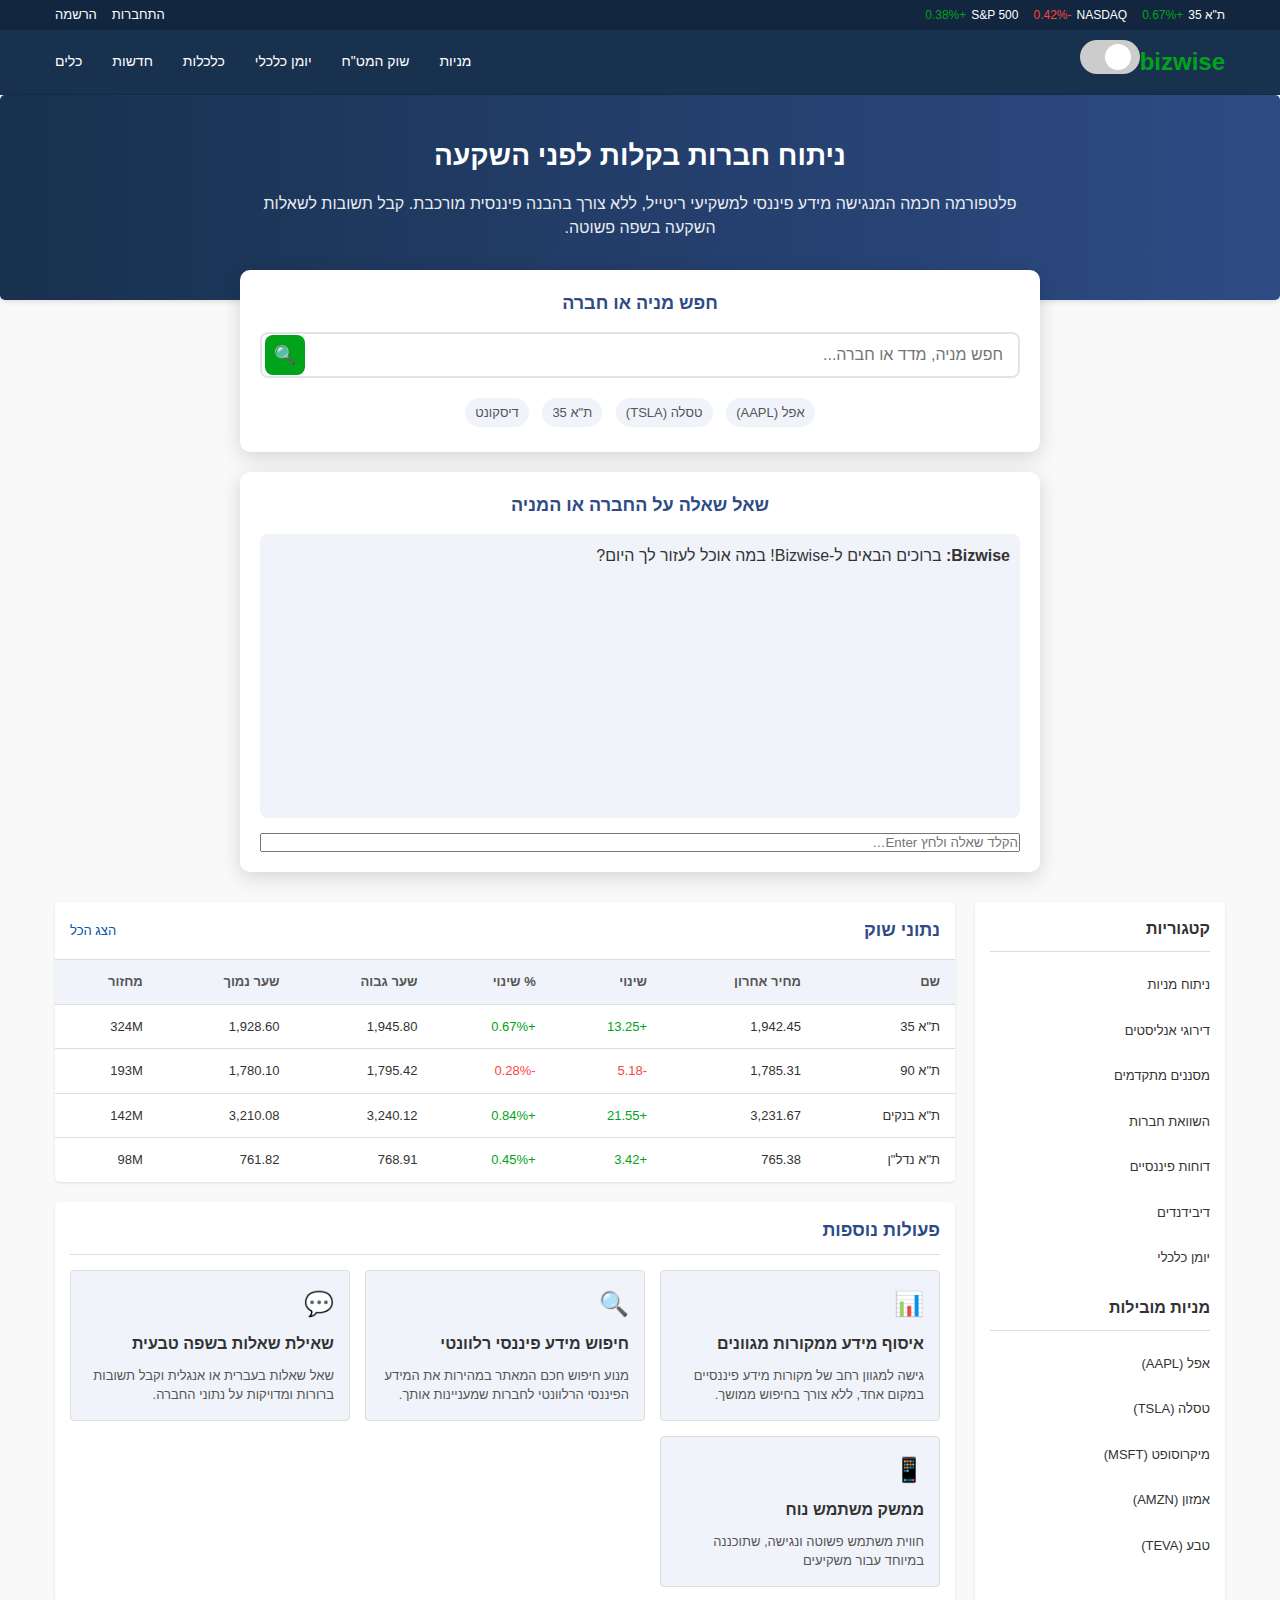
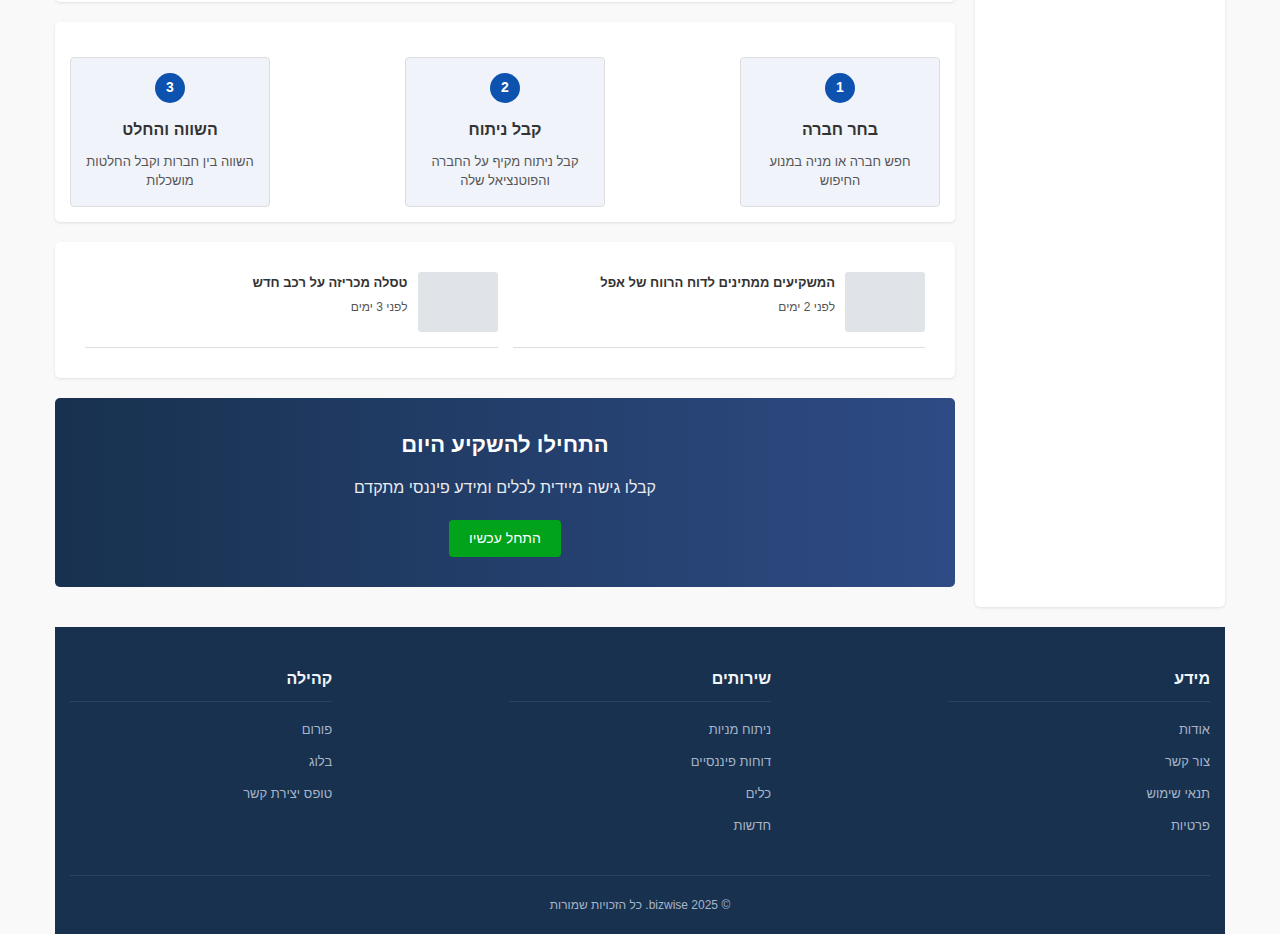
<file: index.html>
<!DOCTYPE html>
<html dir="rtl" lang="he">
<head>
    <meta charset="utf-8"/>
    <meta content="width=device-width, initial-scale=1.0" name="viewport"/>
    <title>bizwise - פלטפורמת ניתוח השקעות</title>
    <style>
        :root {
            --primary: #2e4b85;
            --secondary: #0e52af;
            --accent: #00a31a;
            --light-gray: #f0f3fa;
            --medium-gray: #e0e4e9;
            --dark-gray: #555;
            --header-color: #18314f;
            --text-color: #333;
            --link-color: #0056b3;
            --border-color: #ddd;
        }

        * {
            margin: 0;
            padding: 0;
            box-sizing: border-box;
            font-family: 'Segoe UI', Tahoma, Geneva, Verdana, sans-serif;
        }

        body {
            background-color: #f9f9f9;
            color: var(--text-color);
            line-height: 1.5;
        }

        .container {
            max-width: 1200px;
            margin: 0 auto;
            padding: 0 15px;
        }

        /* Header Styles */
        header {
            background-color: var(--header-color);
            color: white;
            border-bottom: 1px solid #142c49;
        }

        .top-bar {
            background-color: #12263f;
            padding: 5px 0;
            font-size: 12px;
        }

        .top-bar .container {
            display: flex;
            justify-content: space-between;
        }

        .market-info {
            display: flex;
            gap: 15px;
        }

        .market-item {
            display: flex;
            align-items: center;
            gap: 5px;
        }

        .up {
            color: #00a31a;
        }

        .down {
            color: #ff433d;
        }

        .user-actions {
            display: flex;
            gap: 15px;
        }

        .user-actions a {
            color: white;
            text-decoration: none;
        }

        .navbar {
            display: flex;
            justify-content: space-between;
            align-items: center;
            padding: 10px 0;
        }

        .logo {
            font-size: 24px;
            font-weight: 700;
            color: white;
            text-decoration: none;
            display: flex;
            align-items: center;
        }

        .logo span {
            color: var(--accent);
        }

        .nav-links {
            display: flex;
            gap: 30px;
        }

        .nav-links a {
            text-decoration: none;
            color: white;
            font-weight: 500;
            font-size: 14px;
            transition: color 0.3s;
            padding: 5px 0;
        }

        .nav-links a:hover {
            color: var(--accent);
        }

        /* Main Content */
        .main-content {
            display: flex;
            gap: 20px;
            margin: 20px 0;
        }

        .sidebar {
            width: 250px;
            background: white;
            border-radius: 5px;
            box-shadow: 0 1px 3px rgba(0,0,0,0.1);
            padding: 15px;
        }

        .sidebar-title {
            font-size: 16px;
            font-weight: 600;
            padding-bottom: 10px;
            border-bottom: 1px solid var(--border-color);
            margin-bottom: 15px;
        }

        .sidebar-menu {
            list-style: none;
        }

        .sidebar-menu li {
            margin-bottom: 10px;
        }

        .sidebar-menu a {
            text-decoration: none;
            color: var(--text-color);
            display: block;
            padding: 8px 0;
            transition: color 0.3s;
        }

        .sidebar-menu a:hover {
            color: var(--secondary);
        }

        .content {
            flex: 1;
        }

        /* Hero Section */
        .hero {
            background: linear-gradient(to right, #18314f, #2e4b85);
            color: white;
            padding: 40px 0;
            border-radius: 5px;
            margin-bottom: 20px;
            box-shadow: 0 2px 5px rgba(0,0,0,0.1);
            text-align: center;
        }

        .hero-content {
            max-width: 800px;
            margin: 0 auto;
        }

        .hero h1 {
            font-size: 28px;
            font-weight: 700;
            margin-bottom: 15px;
        }

        .hero p {
            font-size: 16px;
            margin-bottom: 20px;
            opacity: 0.9;
        }

        /* Centralized Search and Chat Section */
        .search-chat-section {
            width: 100%;
            max-width: 800px;
            margin: -50px auto 30px;
            position: relative;
            z-index: 100;
        }

        .search-container {
            background: white;
            border-radius: 10px;
            box-shadow: 0 5px 20px rgba(0,0,0,0.15);
            padding: 20px;
            margin-bottom: 20px;
        }

        .search-heading {
            text-align: center;
            margin-bottom: 15px;
            color: var(--primary);
            font-size: 18px;
            font-weight: 600;
        }

        .main-search {
            display: flex;
            width: 100%;
            position: relative;
            margin-bottom: 15px;
        }

        .main-search input {
            flex: 1;
            padding: 12px 15px;
            border: 2px solid var(--medium-gray);
            border-radius: 8px;
            font-size: 16px;
            transition: all 0.3s;
            outline: none;
        }

        .main-search input:focus {
            border-color: var(--secondary);
        }

        .main-search button {
            position: absolute;
            left: 5px;
            top: 50%;
            transform: translateY(-50%);
            background: var(--accent);
            color: white;
            border: none;
            width: 40px;
            height: 40px;
            border-radius: 8px;
            cursor: pointer;
            display: flex;
            align-items: center;
            justify-content: center;
            font-size: 18px;
        }

        .search-examples {
            text-align: center;
            font-size: 13px;
            color: var(--dark-gray);
        }

        .search-examples span {
            display: inline-block;
            margin: 5px;
            padding: 5px 10px;
            background: var(--light-gray);
            border-radius: 15px;
            cursor: pointer;
            transition: all 0.3s;
        }

        .search-examples span:hover {
            background: var(--medium-gray);
        }

        .chat-container {
            background: white;
            border-radius: 10px;
            box-shadow: 0 5px 20px rgba(0,0,0,0.15);
            padding: 20px;
            height: 400px;
            display: flex;
            flex-direction: column;
        }

        .chat-heading {
            text-align: center;
            margin-bottom: 15px;
            color: var(--primary);
            font-size: 18px;
            font-weight: 600;
        }

        .chat-messages {
            flex: 1;
            overflow-y: auto;
            padding: 10px;
            background: var(--light-gray);
            border-radius: 8px;
            margin-bottom: 15px;
        }

        .message {
            margin-bottom: 10px;
            padding: 10px;
            border-radius: 8px;
            max-width: 80%;
        }

        .message.user {
            background: var(--secondary);
            color: white;
            margin-right: auto;
        }

        .message.bot {
            background: white;
            border: 1px solid var(--border-color);
            margin-left: auto;
        }

        .chat-input {
            display: flex;
            gap: 10px;
        }

        .chat-input input {
            flex: 1;
            padding: 12px 15px;
            border: 2px solid var(--medium-gray);
            border-radius: 8px;
            font-size: 14px;
            transition: all 0.3s;
            outline: none;
        }

        .chat-input input:focus {
            border-color: var(--secondary);
        }

        .chat-input button {
            background: var(--accent);
            color: white;
            border: none;
            padding: 0 20px;
            border-radius: 8px;
            cursor: pointer;
            font-weight: 500;
        }

        /* Button Styles */
        .btn {
            display: inline-block;
            padding: 8px 20px;
            border-radius: 4px;
            font-weight: 500;
            cursor: pointer;
            transition: all 0.3s;
            text-decoration: none;
            font-size: 14px;
        }

        .btn-primary {
            background-color: var(--accent);
            color: white;
            border: none;
        }

        .btn-primary:hover {
            background-color: #008f17;
        }

        .btn-secondary {
            background-color: white;
            color: var(--primary);
            border: none;
        }

        .btn-secondary:hover {
            background-color: #f0f0f0;
        }

        /* Market Data */
        .market-data {
            background: white;
            border-radius: 5px;
            box-shadow: 0 1px 3px rgba(0,0,0,0.1);
            margin-bottom: 20px;
        }

        .section-header {
            padding: 15px;
            border-bottom: 1px solid var(--border-color);
            display: flex;
            justify-content: space-between;
            align-items: center;
        }

        .section-header h2 {
            font-size: 18px;
            font-weight: 600;
            color: var(--primary);
        }

        .view-all {
            color: var(--link-color);
            text-decoration: none;
            font-size: 13px;
        }

        .market-table {
            width: 100%;
            border-collapse: collapse;
        }

        .market-table th,
        .market-table td {
            padding: 12px 15px;
            text-align: right;
            border-bottom: 1px solid var(--border-color);
            font-size: 13px;
        }

        .market-table th {
            background-color: var(--light-gray);
            font-weight: 600;
            color: var(--dark-gray);
        }

        .market-table tr:last-child td {
            border-bottom: none;
        }

        .market-table tr:hover {
            background-color: #f5f8ff;
        }

        /* Features */
        .features {
            background: white;
            border-radius: 5px;
            box-shadow: 0 1px 3px rgba(0,0,0,0.1);
            padding: 15px;
            margin-bottom: 20px;
        }

        .features-title {
            font-size: 18px;
            font-weight: 600;
            color: var(--primary);
            margin-bottom: 15px;
            padding-bottom: 10px;
            border-bottom: 1px solid var(--border-color);
        }

        .features-grid {
            display: grid;
            grid-template-columns: repeat(3, 1fr);
            gap: 15px;
        }

        .feature-item {
            padding: 15px;
            border: 1px solid var(--border-color);
            border-radius: 4px;
            background-color: var(--light-gray);
            transition: transform 0.3s;
        }

        .feature-item:hover {
            transform: translateY(-3px);
            box-shadow: 0 5px 15px rgba(0,0,0,0.05);
        }

        .feature-icon {
            font-size: 24px;
            color: var(--secondary);
            margin-bottom: 10px;
        }

        .feature-title {
            font-size: 16px;
            font-weight: 600;
            margin-bottom: 10px;
        }

        .feature-desc {
            font-size: 13px;
            color: var(--dark-gray);
        }

        /* How It Works */
        .how-it-works {
            background: white;
            border-radius: 5px;
            box-shadow: 0 1px 3px rgba(0,0,0,0.1);
            padding: 15px;
            margin-bottom: 20px;
        }

        .steps {
            display: flex;
            justify-content: space-between;
            margin-top: 20px;
        }

        .step {
            text-align: center;
            max-width: 200px;
            position: relative;
            padding: 15px;
            border: 1px solid var(--border-color);
            border-radius: 4px;
            background-color: var(--light-gray);
        }

        .step-number {
            width: 30px;
            height: 30px;
            background-color: var(--secondary);
            color: white;
            border-radius: 50%;
            display: flex;
            align-items: center;
            justify-content: center;
            margin: 0 auto 15px;
            font-weight: 700;
            font-size: 14px;
        }

        .step h3 {
            margin-bottom: 10px;
            font-size: 16px;
        }

        .step p {
            color: var(--dark-gray);
            font-size: 13px;
        }

        /* News Section */
        .news-section {
            background: white;
            border-radius: 5px;
            box-shadow: 0 1px 3px rgba(0,0,0,0.1);
            padding: 15px;
            margin-bottom: 20px;
        }

        .news-grid {
            display: grid;
            grid-template-columns: repeat(2, 1fr);
            gap: 15px;
            padding: 15px;
        }

        .news-item {
            display: flex;
            gap: 10px;
            padding-bottom: 15px;
            border-bottom: 1px solid var(--border-color);
        }

        .news-thumbnail {
            width: 80px;
            height: 60px;
            background-color: var(--medium-gray);
            border-radius: 3px;
            overflow: hidden;
        }

        .news-content {
            flex: 1;
        }

        .news-title {
            font-size: 14px;
            font-weight: 600;
            margin-bottom: 5px;
        }

        .news-title a {
            text-decoration: none;
            color: var(--text-color);
            transition: color 0.3s;
        }

        .news-title a:hover {
            color: var(--secondary);
        }

        .news-meta {
            font-size: 12px;
            color: var(--dark-gray);
        }

        /* CTA */
        .cta {
            background: linear-gradient(to right, #18314f, #2e4b85);
            color: white;
            padding: 30px;
            text-align: center;
            border-radius: 5px;
            margin-bottom: 20px;
        }

        .cta h2 {
            font-size: 22px;
            margin-bottom: 15px;
        }

        .cta p {
            max-width: 700px;
            margin: 0 auto 20px;
            opacity: 0.9;
        }

        /* Footer */
        footer {
            background-color: var(--header-color);
            color: white;
            padding: 40px 0 20px;
        }

        .footer-content {
            display: flex;
            justify-content: space-between;
            margin-bottom: 30px;
        }

        .footer-column {
            width: 23%;
        }

        .footer-column h3 {
            font-size: 16px;
            margin-bottom: 15px;
            color: #f1f5f9;
            border-bottom: 1px solid #2e415e;
            padding-bottom: 10px;
        }

        .footer-links {
            list-style: none;
        }

        .footer-links li {
            margin-bottom: 8px;
        }

        .footer-links a {
            color: #a7b5c9;
            text-decoration: none;
            transition: color 0.3s;
            font-size: 13px;
        }

        .footer-links a:hover {
            color: white;
        }

        .footer-bottom {
            text-align: center;
            padding-top: 20px;
            border-top: 1px solid #2e415e;
            color: #a7b5c9;
            font-size: 12px;
        }

        a {
            color: #a7b5c9;
            text-decoration: none;
            transition: color 0.3s;
            font-size: 13px;
        }

        .footer-links a:hover {
            color: white;
        }

        .footer-bottom {
            text-align: center;
            padding-top: 20px;
            border-top: 1px solid #2e415e;
            color: #a7b5c9;
            font-size: 12px;
        }

        /* Responsive */
        @media (max-width: 992px) {
            .main-content {
                flex-direction: column;
            }

            .sidebar {
                width: 100%;
                margin-bottom: 20px;
            }

            .features-grid {
                grid-template-columns: repeat(2, 1fr);
            }

            .search-chat-section {
                margin-top: 20px;
            }
        }

        @media (max-width: 768px) {
            .features-grid,
            .news-grid {
                grid-template-columns: 1fr;
            }

            .navbar {
                flex-direction: column;
                gap: 15px;
            }

            .nav-links {
                flex-wrap: wrap;
                justify-content: center;
            }

            .steps {
                flex-direction: column;
                align-items: center;
                gap: 15px;
            }

            .step {
                width: 100%;
                max-width: 100%;
            }

            .footer-content {
                flex-wrap: wrap;
                gap: 20px;
            }

            .footer-column {
                width: 48%;
            }
        }

        @media (max-width: 576px) {
            .footer-column {
                width: 100%;
            }

            .top-bar .container {
                flex-direction: column;
                gap: 10px;
            }

            .market-info {
                justify-content: space-between;
            }
        }
    </style>
</head>
<body>
    <header>
        <div class="top-bar" id="top-bar">
            <div class="container" id="container">
                <div class="market-info" id="market-info">
                    <div class="market-item" id="market-item">ת"א 35 <span class="up" id="up">+0.67%</span></div>
                    <div class="market-item" id="market-item">NASDAQ <span class="down" id="down">-0.42%</span></div>
                    <div class="market-item" id="market-item">S&P 500 <span class="up" id="up">+0.38%</span></div>
                </div>
                <div class="user-actions" id="user-actions">
                    <a href="#">התחברות</a>
                    <a href="#">הרשמה</a>
                </div>
            </div>
        </div>
        <div class="container" id="container">
            <nav class="navbar" id="navbar">
                <a class="logo" href="#" id="logo">
                    <span>bizwise</span>

                     <div class="day-night-continer">
                    <label class="switch">
                        <input id="checkbox1" type="checkbox" />
                        <span class="slider">
                        </span>
                    </label>
                </div>

                </a>
                <div class="nav-links" id="nav-links">
                    <a href="#">מניות</a>
                    <a href="forex page.html">שוק המט"ח</a>
                    <a href="Economic diary.html">יומן כלכלי</a>
                    <a href="index page.html">כלכלות</a>
                    <a href="nows page.html">חדשות</a>
                    <a href="tolls psge.html">כלים</a>
                </div>
            </nav>
        </div>
    </header>

    <section class="hero" id="hero">
        <div class="hero-content" id="hero-content">
            <h1>ניתוח חברות בקלות לפני השקעה</h1>
            <p>פלטפורמה חכמה המנגישה מידע פיננסי למשקיעי ריטייל, ללא צורך בהבנה פיננסית מורכבת. קבל תשובות לשאלות השקעה בשפה פשוטה.</p>
        </div>
    </section>

 <!-- New Centralized Search and Chat Section -->
<div class="search-chat-section" id="search-chat-section">
    <div class="search-container" id="search-container">
      <h3 class="search-heading" id="search-heading">חפש מניה או חברה</h3>
      <div class="main-search">
        <input id="main-search" placeholder="חפש מניה, מדד או חברה..." type="text"/>
        <button id="button-main-search">🔍</button>
      </div>
      <div class="search-examples" id="search-examples">
        <span>אפל (AAPL)</span>
        <span>טסלה (TSLA)</span>
        <span>ת"א 35</span>
        <span>דיסקונט</span>
      </div>
    </div>
  
    <div class="chat-container" id="chat-container">
      <h3 class="chat-heading" id="chat-heading">
        שאל שאלה על החברה או המניה
      </h3>
  
      <!-- chat messages will live here -->
      <div class="chat-messages" id="chat-messages"></div>
  
      <!-- user input box -->
      <input
        id="chat-input"
        class="chat-input"
        placeholder="הקלד שאלה ולחץ Enter…"
        autocomplete="off"
        type="text"
      />
    </div>
  </div>
  
<div class="container" id="container">
    <div class="main-content" id="main-content">
        <div class="sidebar" id="sidebar">
            <h3 class="sidebar-title" id="sidebar-title">קטגוריות</h3>
            <ul class="sidebar-menu" id="sidebar-menu">
                <li><a href="#">ניתוח מניות</a></li>
                <li><a href="#">דירוגי אנליסטים</a></li>
                <li><a href="#">מסננים מתקדמים</a></li>
                <li><a href="#">השוואת חברות</a></li>
                <li><a href="#">דוחות פיננסיים</a></li>
                <li><a href="#">דיבידנדים</a></li>
                <li><a href="Economic diary.html">יומן כלכלי</a></li>
            </ul>
            <h3 class="sidebar-title" id="sidebar-title" style="margin-top: 20px;">מניות מובילות</h3>
            <ul class="sidebar-menu" id="sidebar-menu">
                <li><a href="#">אפל (AAPL)</a></li>
                <li><a href="#">טסלה (TSLA)</a></li>
                <li><a href="#">מיקרוסופט (MSFT)</a></li>
                <li><a href="#">אמזון (AMZN)</a></li>
                <li><a href="#">טבע (TEVA)</a></li>
            </ul>
        </div>
        <div class="content" id="content">
            <section class="market-data" id="market-data">
                <div class="section-header" id="section-header">
                    <h2>נתוני שוק</h2>
                    <a class="view-all" href="#" id="view-all">הצג הכל</a>
                </div>
                <table class="market-table" id="market-table">
                    <thead>
                        <tr>
                            <th>שם</th>
                            <th>מחיר אחרון</th>
                            <th>שינוי</th>
                            <th>% שינוי</th>
                            <th>שער גבוה</th>
                            <th>שער נמוך</th>
                            <th>מחזור</th>
                        </tr>
                    </thead>
                    <tbody>
                        <tr>
                            <td>ת"א 35</td>
                            <td>1,942.45</td>
                            <td class="up" id="up">+13.25</td>
                            <td class="up" id="up">+0.67%</td>
                            <td>1,945.80</td>
                            <td>1,928.60</td>
                            <td>324M</td>
                        </tr>
                        <tr>
                            <td>ת"א 90</td>
                            <td>1,785.31</td>
                            <td class="down" id="down">-5.18</td>
                            <td class="down" id="down">-0.28%</td>
                            <td>1,795.42</td>
                            <td>1,780.10</td>
                            <td>193M</td>
                        </tr>
                        <tr>
                            <td>ת"א בנקים</td>
                            <td>3,231.67</td>
                            <td class="up" id="up">+21.55</td>
                            <td class="up" id="up">+0.84%</td>
                            <td>3,240.12</td>
                            <td>3,210.08</td>
                            <td>142M</td>
                        </tr>
                        <tr>
                            <td>ת"א נדל"ן</td>
                            <td>765.38</td>
                            <td class="up" id="up">+3.42</td>
                            <td class="up" id="up">+0.45%</td>
                            <td>768.91</td>
                            <td>761.82</td>
                            <td>98M</td>
                        </tr>
                    </tbody>
                </table>
            </section>
            <section class="features" id="features">
                <h2 class="features-title" id="features-title">פעולות נוספות</h2>
                <div class="features-grid" id="features-grid">
                    <div class="feature-item" id="feature-item">
                        <div class="feature-icon" id="feature-icon">📊</div>
                        <h3 class="feature-title" id="feature-title">איסוף מידע ממקורות מגוונים</h3>
                        <p class="feature-desc" id="feature-desc">גישה למגוון רחב של מקורות מידע פיננסיים במקום אחד, ללא צורך בחיפוש ממושך.</p>
                    </div>
                    <div class="feature-item" id="feature-item">
                        <div class="feature-icon" id="feature-icon">🔍</div>
                        <h3 class="feature-title" id="feature-title">חיפוש מידע פיננסי רלוונטי</h3>
                        <p class="feature-desc" id="feature-desc">מנוע חיפוש חכם המאתר במהירות את המידע הפיננסי הרלוונטי לחברות שמעניינות אותך.</p>
                    </div>
                    <div class="feature-item" id="feature-item">
                        <div class="feature-icon" id="feature-icon">💬</div>
                        <h3 class="feature-title" id="feature-title">שאילת שאלות בשפה טבעית</h3>
                        <p class="feature-desc" id="feature-desc">שאל שאלות בעברית או אנגלית וקבל תשובות ברורות ומדויקות על נתוני החברה.</p>
                    </div>
                    <div class="feature-item" id="feature-item">
                        <div class="feature-icon" id="feature-icon">📱</div>
                        <h3 class="feature-title" id="feature-title">ממשק משתמש נוח</h3>
                        <p class="feature-desc" id="feature-desc">חווית משתמש פשוטה ונגישה, שתוכננה במיוחד עבור משקיעים</p>
                    </div>
                </div>
            </section>
            <section class="how-it-works" id="how-it-works">
                <div class="steps" id="steps">
                    <div class="step" id="step">
                        <div class="step-number" id="step-number">1</div>
                        <h3>בחר חברה</h3>
                        <p>חפש חברה או מניה במנוע החיפוש</p>
                    </div>
                    <div class="step" id="step">
                        <div class="step-number" id="step-number">2</div>
                        <h3>קבל ניתוח</h3>
                        <p>קבל ניתוח מקיף על החברה והפוטנציאל שלה</p>
                    </div>
                    <div class="step" id="step">
                        <div class="step-number" id="step-number">3</div>
                        <h3>השווה והחלט</h3>
                        <p>השווה בין חברות וקבל החלטות מושכלות</p>
                    </div>
                </div>
            </section>
            <section class="news-section" id="news-section">
                <div class="news-grid" id="news-grid">
                    <div class="news-item" id="news-item">
                        <div class="news-thumbnail" id="news-thumbnail"></div>
                        <div class="news-content" id="news-content">
                            <h3 class="news-title" id="news-title"><a href="#">המשקיעים ממתינים לדוח הרווח של אפל</a></h3>
                            <div class="news-meta" id="news-meta">לפני 2 ימים</div>
                        </div>
                    </div>
                    <div class="news-item" id="news-item">
                        <div class="news-thumbnail" id="news-thumbnail"></div>
                        <div class="news-content" id="news-content">
                            <h3 class="news-title" id="news-title"><a href="#">טסלה מכריזה על רכב חדש</a></h3>
                            <div class="news-meta" id="news-meta">לפני 3 ימים</div>
                        </div>
                    </div>
                </div>
            </section>
            <section class="cta" id="cta">
                <h2>התחילו להשקיע היום</h2>
                <p>קבלו גישה מיידית לכלים ומידע פיננסי מתקדם</p>
                <a class="btn btn-primary" href="#" id="btn">התחל עכשיו</a>
            </section>
        </div>
    </div>
    <footer>
        <div class="container" id="container">
            <div class="footer-content" id="footer-content">
                <div class="footer-column" id="footer-column">
                    <h3>מידע</h3>
                    <ul class="footer-links" id="footer-links">
                        <li><a href="#">אודות</a></li>
                        <li><a href="#">צור קשר</a></li>
                        <li><a href="#">תנאי שימוש</a></li>
                        <li><a href="#">פרטיות</a></li>
                    </ul>
                </div>
                <div class="footer-column" id="footer-column">
                    <h3>שירותים</h3>
                    <ul class="footer-links" id="footer-links">
                        <li><a href="#">ניתוח מניות</a></li>
                        <li><a href="#">דוחות פיננסיים</a></li>
                        <li><a href="tolls psge.html">כלים</a></li>
                        <li><a href="#">חדשות</a></li>
                    </ul>
                </div>
                <div class="footer-column" id="footer-column">
                    <h3>קהילה</h3>
                    <ul class="footer-links" id="footer-links">
                        <li><a href="#">פורום</a></li>
                        <li><a href="#">בלוג</a></li>
                        <li><a href="#">טופס יצירת קשר</a></li>
                    </ul>
                </div>
            </div>
            <div class="footer-bottom" id="footer-bottom">
                © 2025 bizwise. כל הזכויות שמורות
            </div>
        </div>
    </footer>
</div>
</div>
</div>

  <script>
        let checkbox1 = document.getElementById('checkbox1');
        let container = document.querySelector('day-night-container');
        let header = document.querySelector('header');
        let body = document.getElementById('body');

        checkbox1.addEventListener('change', function () {
            if (checkbox1.checked) {
                console.log('Checkbox 1 is checked');
                header.style.backgroundColor = 'black';
                document.body.style.backgroundColor = '#0f083c';
                document.body.style.color = 'white';





            } else {
                console.log('Checkbox 1 is unchecked');
                header.style.backgroundColor = '#18314f';
                document.body.style.backgroundColor = 'white';
                document.body.style.color = 'black';

                ;
            }
        });
    </script>
    <style>
        .switch {
            display: inline-block;
            width: 60px;
            height: 34px;
        }

        .switch input {
            display: none;
        }

        .slider {
            display: block;
            width: 100%;
            height: 100%;
            background-color: #ccc;
            border-radius: 34px;
            transition: background-color 0.4s;
        }

        .slider::before {
            content: "";
            display: inline-block;
            width: 26px;
            height: 26px;
            margin: 4px;
            background-color: white;
            border-radius: 50%;
            transition: transform 0.4s;

            transform: translateX(-5px);
        }

        input:checked+.slider {
            background-color: #2196F3;
        }


        input:checked+.slider::before {
            transform: translateX(-21px);
        }
    </style>
  <script>
    const msgs = document.getElementById('chat-messages');
    const inp  = document.getElementById('chat-input');
  
    function append(role, text) {
      const p = document.createElement('p');
      p.className = role;
      p.innerHTML = `<strong>${role==='bot'?'Bizwise':'אתה'}:</strong> ${text}`;
      msgs.appendChild(p);
      msgs.scrollTop = msgs.scrollHeight;
    }
  
    append('bot','ברוכים הבאים ל-Bizwise! במה אוכל לעזור לך היום?');
  
    inp.addEventListener('keydown', async e => {
      if (e.key!=='Enter' || !inp.value.trim()) return;
      const q = inp.value.trim();
      append('user', q);
      inp.value = '';
      try {
        const res = await fetch('/api/chat', {
          method:'POST',
          headers:{'Content-Type':'application/json'},
          body: JSON.stringify({ message: q })
        });
        const { reply, error } = await res.json();
        if (error) throw error;
        append('bot', reply.content);
      } catch (err) {
        console.error(err);
        append('bot','❌ משהו לא עבד, בדוק קונסול.');
      }
    });
  </script>
 </body>
</html>
</file>
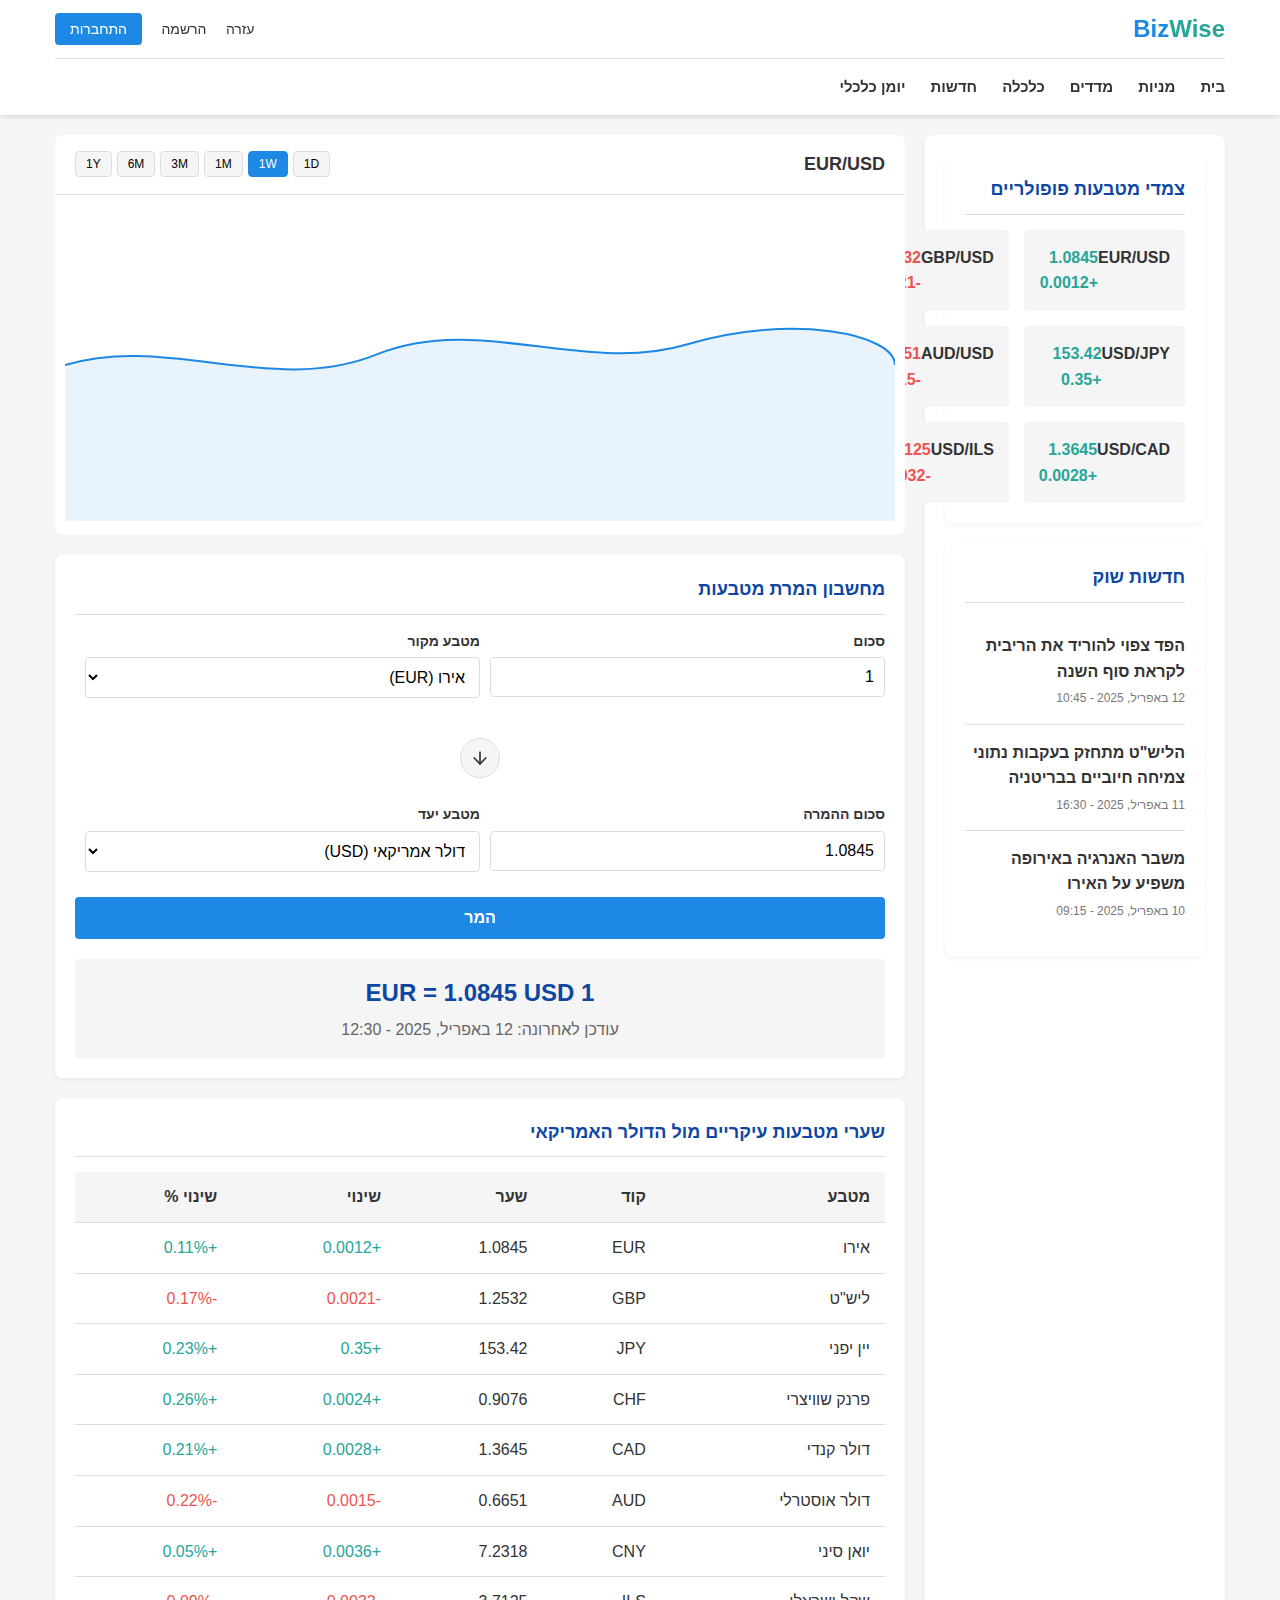
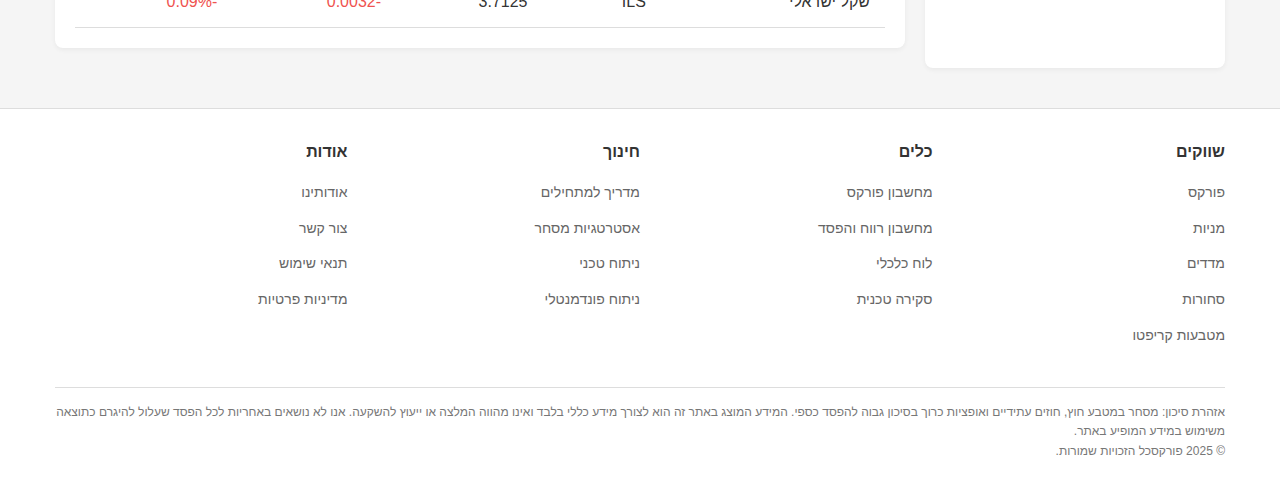
<file: forex page.html>
<!DOCTYPE html>
<html lang="he" dir="rtl">
<head>
    <meta charset="UTF-8">
    <meta name="viewport" content="width=device-width, initial-scale=1.0">
    <title>מחשבון פורקס - סגנון Investing</title>
    <style>
        :root {
            --primary-color: #1e88e5;
            --primary-dark: #0d47a1;
            --secondary-color: #26a69a;
            --text-color: #333;
            --light-gray: #f5f5f5;
            --mid-gray: #e0e0e0;
            --border-color: #ddd;
            --chart-green: #26a69a;
            --chart-red: #ef5350;
        }

        * {
            margin: 0;
            padding: 0;
            box-sizing: border-box;
            font-family: 'Segoe UI', Tahoma, Geneva, Verdana, sans-serif;
        }

        body {
            background-color: #f5f5f5;
            color: var(--text-color);
            line-height: 1.6;
        }

        .container {
            max-width: 1200px;
            margin: 0 auto;
            padding: 0 15px;
        }

        header {
            background-color: #fff;
            box-shadow: 0 2px 5px rgba(0, 0, 0, 0.1);
            position: sticky;
            top: 0;
            z-index: 100;
        }

        .header-top {
            display: flex;
            justify-content: space-between;
            align-items: center;
            padding: 10px 0;
            border-bottom: 1px solid var(--border-color);
        }

        .logo {
            font-size: 24px;
            font-weight: bold;
            color: var(--primary-color);
        }

        .logo span {
            color: var(--secondary-color);
        }

        .header-buttons a {
            margin-right: 15px;
            text-decoration: none;
            color: var(--text-color);
            font-size: 14px;
        }

        .login-btn {
            background-color: var(--primary-color);
            color: white !important;
            padding: 8px 15px;
            border-radius: 4px;
        }

        nav ul {
            display: flex;
            list-style: none;
            padding: 15px 0;
        }

        nav li {
            margin-left: 25px;
        }

        nav a {
            text-decoration: none;
            color: var(--text-color);
            font-weight: 600;
            font-size: 15px;
            position: relative;
        }

        nav a:hover:after {
            content: '';
            position: absolute;
            bottom: -5px;
            left: 0;
            width: 100%;
            height: 3px;
            background-color: var(--primary-color);
        }

        .main-content {
            display: flex;
            margin-top: 20px;
        }

        .sidebar {
            width: 300px;
            background-color: white;
            border-radius: 8px;
            padding: 20px;
            margin-left: 20px;
            box-shadow: 0 2px 5px rgba(0, 0, 0, 0.05);
        }

        .content {
            flex: 1;
        }

        .section {
            background-color: white;
            border-radius: 8px;
            margin-bottom: 20px;
            padding: 20px;
            box-shadow: 0 2px 5px rgba(0, 0, 0, 0.05);
        }

        .section-title {
            border-bottom: 1px solid var(--border-color);
            padding-bottom: 10px;
            margin-bottom: 15px;
            font-size: 18px;
            font-weight: 600;
            color: var(--primary-dark);
        }

        .currency-converter {
            display: flex;
            flex-direction: column;
        }

        .converter-row {
            display: flex;
            margin-bottom: 15px;
        }

        .converter-column {
            flex: 1;
            margin-left: 10px;
        }

        .converter-label {
            display: block;
            margin-bottom: 5px;
            font-weight: 600;
            font-size: 14px;
        }

        .converter-input {
            width: 100%;
            padding: 10px;
            border: 1px solid var(--border-color);
            border-radius: 4px;
            font-size: 16px;
        }

        .converter-select {
            width: 100%;
            padding: 10px;
            border: 1px solid var(--border-color);
            border-radius: 4px;
            background-color: white;
            font-size: 16px;
        }

        .swap-button {
            display: flex;
            align-items: center;
            justify-content: center;
            background-color: var(--light-gray);
            width: 40px;
            height: 40px;
            border-radius: 50%;
            cursor: pointer;
            border: 1px solid var(--border-color);
            margin: 25px auto;
        }

        .convert-button {
            background-color: var(--primary-color);
            color: white;
            border: none;
            padding: 12px 20px;
            border-radius: 4px;
            font-size: 16px;
            font-weight: 600;
            cursor: pointer;
            width: 100%;
            margin-top: 10px;
        }

        .convert-button:hover {
            background-color: var(--primary-dark);
        }

        .result-box {
            background-color: var(--light-gray);
            padding: 15px;
            border-radius: 4px;
            margin-top: 20px;
            text-align: center;
        }

        .result-amount {
            font-size: 24px;
            font-weight: bold;
            color: var(--primary-dark);
        }

        .result-text {
            color: #666;
            margin-top: 5px;
        }

        .popular-pairs {
            display: grid;
            grid-template-columns: 1fr 1fr;
            gap: 15px;
        }

        .pair-card {
            display: flex;
            justify-content: space-between;
            padding: 15px;
            background-color: var(--light-gray);
            border-radius: 4px;
            cursor: pointer;
            transition: background-color 0.2s;
        }

        .pair-card:hover {
            background-color: var(--mid-gray);
        }

        .pair-name {
            font-weight: 600;
        }

        .pair-rate {
            font-weight: 600;
        }

        .up {
            color: var(--chart-green);
        }

        .down {
            color: var(--chart-red);
        }

        .market-news {
            margin-top: 20px;
        }

        .news-item {
            padding: 15px 0;
            border-bottom: 1px solid var(--border-color);
        }

        .news-item:last-child {
            border-bottom: none;
        }

        .news-title {
            font-weight: 600;
            margin-bottom: 5px;
        }

        .news-date {
            font-size: 12px;
            color: #777;
        }

        .currency-list {
            margin-top: 20px;
        }

        .currency-table {
            width: 100%;
            border-collapse: collapse;
        }

        .currency-table th, .currency-table td {
            padding: 12px 15px;
            text-align: right;
            border-bottom: 1px solid var(--border-color);
        }

        .currency-table th {
            background-color: var(--light-gray);
            font-weight: 600;
        }

        .currency-table tr:hover {
            background-color: #f9f9f9;
        }

        .chart-container {
            width: 100%;
            height: 400px;
            background-color: white;
            border-radius: 8px;
            margin-bottom: 20px;
            position: relative;
            overflow: hidden;
        }

        .chart-header {
            display: flex;
            justify-content: space-between;
            align-items: center;
            padding: 15px 20px;
            border-bottom: 1px solid var(--border-color);
        }

        .chart-title {
            font-size: 18px;
            font-weight: 600;
        }

        .chart-controls {
            display: flex;
        }

        .chart-button {
            background-color: var(--light-gray);
            border: 1px solid var(--border-color);
            padding: 5px 10px;
            margin-right: 5px;
            border-radius: 4px;
            cursor: pointer;
            font-size: 12px;
        }

        .chart-button.active {
            background-color: var(--primary-color);
            color: white;
            border-color: var(--primary-color);
        }

        .chart {
            height: calc(100% - 60px);
            width: 100%;
            padding: 10px;
        }

        .chart svg {
            width: 100%;
            height: 100%;
        }

        .chart path.line {
            fill: none;
            stroke: var(--primary-color);
            stroke-width: 2;
        }

        .chart .area {
            fill: rgba(30, 136, 229, 0.1);
        }

        .chart .axis path,
        .chart .axis line {
            stroke: #ccc;
        }

        .chart .axis text {
            fill: #666;
            font-size: 11px;
        }

        .chart .grid line {
            stroke: #eee;
        }

        .footer {
            background-color: white;
            padding: 30px 0;
            margin-top: 40px;
            border-top: 1px solid var(--border-color);
        }

        .footer-content {
            display: flex;
            justify-content: space-between;
        }

        .footer-column {
            flex: 1;
            margin-left: 20px;
        }

        .footer-title {
            font-weight: 600;
            margin-bottom: 15px;
        }

        .footer-links {
            list-style: none;
        }

        .footer-links li {
            margin-bottom: 10px;
        }

        .footer-links a {
            text-decoration: none;
            color: #666;
            font-size: 14px;
        }

        .footer-links a:hover {
            color: var(--primary-color);
        }

        .disclaimer {
            font-size: 12px;
            color: #777;
            margin-top: 30px;
            padding-top: 15px;
            border-top: 1px solid var(--border-color);
        }

        /* Responsive styles */
        @media (max-width: 992px) {
            .main-content {
                flex-direction: column;
            }
            .sidebar {
                width: 100%;
                margin-left: 0;
                margin-bottom: 20px;
            }
            .popular-pairs {
                grid-template-columns: 1fr 1fr 1fr;
            }
        }

        @media (max-width: 768px) {
            nav ul {
                display: none;
            }
            .popular-pairs {
                grid-template-columns: 1fr 1fr;
            }
            .footer-content {
                flex-direction: column;
            }
            .footer-column {
                margin-bottom: 20px;
                margin-left: 0;
            }
        }

        @media (max-width: 576px) {
            .converter-row {
                flex-direction: column;
            }
            .converter-column {
                margin-left: 0;
                margin-bottom: 15px;
            }
            .popular-pairs {
                grid-template-columns: 1fr;
            }
        }
    </style>
</head>
<body>
    <header>
        <div class="container">
            <div class="header-top">
                <div class="logo">Biz<span>Wise</span></div>
                <div class="header-buttons">
                    <a href="#">עזרה</a>
                    <a href="#">הרשמה</a>
                    <a href="#" class="login-btn">התחברות</a>
                </div>
            </div>
            <nav>
                <ul>
                    <li><a href="home page.html">בית</a></li>
                    <li><a href="#">מניות</a></li>
                    <li><a href="index page.html">מדדים</a></li>
                    <li><a href="GDP page.html">כלכלה</a></li>
                    <li><a href="nows page.html">חדשות</a></li>
                    <li><a href="Economic diary.html">יומן כלכלי</a></li>
                </ul>
            </nav>
        </div>
    </header>

    <div class="container">
        <div class="main-content">
            <div class="sidebar">
                <div class="section">
                    <h3 class="section-title">צמדי מטבעות פופולריים</h3>
                    <div class="popular-pairs">
                        <div class="pair-card">
                            <div class="pair-name">EUR/USD</div>
                            <div class="pair-rate up">1.0845 <span>+0.0012</span></div>
                        </div>
                        <div class="pair-card">
                            <div class="pair-name">GBP/USD</div>
                            <div class="pair-rate down">1.2532 <span>-0.0021</span></div>
                        </div>
                        <div class="pair-card">
                            <div class="pair-name">USD/JPY</div>
                            <div class="pair-rate up">153.42 <span>+0.35</span></div>
                        </div>
                        <div class="pair-card">
                            <div class="pair-name">AUD/USD</div>
                            <div class="pair-rate down">0.6651 <span>-0.0015</span></div>
                        </div>
                        <div class="pair-card">
                            <div class="pair-name">USD/CAD</div>
                            <div class="pair-rate up">1.3645 <span>+0.0028</span></div>
                        </div>
                        <div class="pair-card">
                            <div class="pair-name">USD/ILS</div>
                            <div class="pair-rate down">3.7125 <span>-0.0032</span></div>
                        </div>
                    </div>
                </div>
                <div class="section market-news">
                    <h3 class="section-title">חדשות שוק</h3>
                    <div class="news-item">
                        <div class="news-title">הפד צפוי להוריד את הריבית לקראת סוף השנה</div>
                        <div class="news-date">12 באפריל, 2025 - 10:45</div>
                    </div>
                    <div class="news-item">
                        <div class="news-title">הליש"ט מתחזק בעקבות נתוני צמיחה חיוביים בבריטניה</div>
                        <div class="news-date">11 באפריל, 2025 - 16:30</div>
                    </div>
                    <div class="news-item">
                        <div class="news-title">משבר האנרגיה באירופה משפיע על האירו</div>
                        <div class="news-date">10 באפריל, 2025 - 09:15</div>
                    </div>
                </div>
            </div>
            <div class="content">
                <div class="chart-container">
                    <div class="chart-header">
                        <div class="chart-title">EUR/USD</div>
                        <div class="chart-controls">
                            <button class="chart-button">1D</button>
                            <button class="chart-button active">1W</button>
                            <button class="chart-button">1M</button>
                            <button class="chart-button">3M</button>
                            <button class="chart-button">6M</button>
                            <button class="chart-button">1Y</button>
                        </div>
                    </div>
                    <div class="chart">
                        <svg viewBox="0 0 800 300">
                            <path d="M0,150 C100,120 200,180 300,140 C400,100 500,160 600,130 C700,100 800,120 800,150" class="line"></path>
                            <path d="M0,150 C100,120 200,180 300,140 C400,100 500,160 600,130 C700,100 800,120 800,150 L800,300 L0,300 Z" class="area"></path>
                        </svg>
                    </div>
                </div>
                <div class="section">
                    <h3 class="section-title">מחשבון המרת מטבעות</h3>
                    <div class="currency-converter">
                        <div class="converter-row">
                            <div class="converter-column">
                                <label class="converter-label">סכום</label>
                                <input type="number" class="converter-input" id="amount" value="1" min="0">
                            </div>
                            <div class="converter-column">
                                <label class="converter-label">מטבע מקור</label>
                                <select class="converter-select" id="from-currency">
                                    <option value="USD">דולר אמריקאי (USD)</option>
                                    <option value="EUR" selected>אירו (EUR)</option>
                                    <option value="GBP">ליש"ט (GBP)</option>
                                    <option value="JPY">יין יפני (JPY)</option>
                                    <option value="AUD">דולר אוסטרלי (AUD)</option>
                                    <option value="CAD">דולר קנדי (CAD)</option>
                                    <option value="CHF">פרנק שוויצרי (CHF)</option>
                                    <option value="CNY">יואן סיני (CNY)</option>
                                    <option value="ILS">שקל ישראלי (ILS)</option>
                                    <option value="INR">רופי הודי (INR)</option>
                                    <option value="MXN">פזו מקסיקני (MXN)</option>
                                    <option value="NOK">כתר נורבגי (NOK)</option>
                                    <option value="NZD">דולר ניו זילנדי (NZD)</option>
                                    <option value="RUB">רובל רוסי (RUB)</option>
                                    <option value="SEK">כתר שוודי (SEK)</option>
                                    <option value="ZAR">ראנד דרום אפריקאי (ZAR)</option>
                                </select>
                            </div>
                        </div>
                        <div class="swap-button" id="swap-currencies">
                            <svg xmlns="http://www.w3.org/2000/svg" width="20" height="20" viewBox="0 0 24 24" fill="none" stroke="currentColor" stroke-width="2" stroke-linecap="round" stroke-linejoin="round">
                                <line x1="12" y1="5" x2="12" y2="19"></line>
                                <polyline points="19 12 12 19 5 12"></polyline>
                            </svg>
                        </div>
                        <div class="converter-row">
                            <div class="converter-column">
                                <label class="converter-label">סכום ההמרה</label>
                                <input type="number" class="converter-input" id="result" value="1.0845" readonly>
                            </div>
                            <div class="converter-column">
                                <label class="converter-label">מטבע יעד</label>
                                <select class="converter-select" id="to-currency">
                                    <option value="USD" selected>דולר אמריקאי (USD)</option>
                                    <option value="EUR">אירו (EUR)</option>
                                    <option value="GBP">ליש"ט (GBP)</option>
                                    <option value="JPY">יין יפני (JPY)</option>
                                    <option value="AUD">דולר אוסטרלי (AUD)</option>
                                    <option value="CAD">דולר קנדי (CAD)</option>
                                    <option value="CHF">פרנק שוויצרי (CHF)</option>
                                    <option value="CNY">יואן סיני (CNY)</option>
                                    <option value="ILS">שקל ישראלי (ILS)</option>
                                    <option value="INR">רופי הודי (INR)</option>
                                    <option value="MXN">פזו מקסיקני (MXN)</option>
                                    <option value="NOK">כתר נורבגי (NOK)</option>
                                    <option value="NZD">דולר ניו זילנדי (NZD)</option>
                                    <option value="RUB">רובל רוסי (RUB)</option>
                                    <option value="SEK">כתר שוודי (SEK)</option>
                                    <option value="ZAR">ראנד דרום אפריקאי (ZAR)</option>
                                </select>
                            </div>
                        </div>
                        <button class="convert-button" id="convert-button">המר</button>
                        <div class="result-box">
                            <div class="result-amount">1 EUR = 1.0845 USD</div>
                            <div class="result-text">עודכן לאחרונה: 12 באפריל, 2025 - 12:30</div>
                        </div>
                    </div>
                </div>
                <div class="section currency-list">
                    <h3 class="section-title">שערי מטבעות עיקריים מול הדולר האמריקאי</h3>
                    <table class="currency-table">
                        <thead>
                            <tr>
                                <th>מטבע</th>
                                <th>קוד</th>
                                <th>שער</th>
                                <th>שינוי</th>
                                <th>שינוי %</th>
                            </tr>
                        </thead>
                        <tbody>
                            <tr>
                                <td>אירו</td>
                                <td>EUR</td>
                                <td>1.0845</td>
                                <td class="up">+0.0012</td>
                                <td class="up">+0.11%</td>
                            </tr>
                            <tr>
                                <td>ליש"ט</td>
                                <td>GBP</td>
                                <td>1.2532</td>
                                <td class="down">-0.0021</td>
                                <td class="down">-0.17%</td>
                            </tr>
                            <tr>
                                <td>יין יפני</td>
                                <td>JPY</td>
                                <td>153.42</td>
                                <td class="up">+0.35</td>
                                <td class="up">+0.23%</td>
                            </tr>
                            <tr>
                                <td>פרנק שוויצרי</td>
                                <td>CHF</td>
                                <td>0.9076</td>
                                <td class="up">+0.0024</td>
                                <td class="up">+0.26%</td>
                            </tr>
                            <tr>
                                <td>דולר קנדי</td>
                                <td>CAD</td>
                                <td>1.3645</td>
                                <td class="up">+0.0028</td>
                                <td class="up">+0.21%</td>
                            </tr>
                            <tr>
                                <td>דולר אוסטרלי</td>
                                <td>AUD</td>
                                <td>0.6651</td>
                                <td class="down">-0.0015</td>
                                <td class="down">-0.22%</td>
                            </tr>
                            <tr>
                                <td>יואן סיני</td>
                                <td>CNY</td>
                                <td>7.2318</td>
                                <td class="up">+0.0036</td>
                                <td class="up">+0.05%</td>
                            </tr>
                            <tr>
                                <td>שקל ישראלי</td>
                                <td>ILS</td>
                                <td>3.7125</td>
                                <td class="down">-0.0032</td>
                                <td class="down">-0.09%</td>
                            </tr>
                        </tbody>
                    </table>
                </div>
            </div>
        </div>
    </div>
    <footer class="footer">
        <div class="container">
            <div class="footer-content">
                <div class="footer-column">
                    <h4 class="footer-title">שווקים</h4>
                    <ul class="footer-links">
                        <li><a href="#">פורקס</a></li>
                        <li><a href="#">מניות</a></li>
                        <li><a href="#">מדדים</a></li>
                        <li><a href="#">סחורות</a></li>
                        <li><a href="#">מטבעות קריפטו</a></li>
                    </ul>
                </div>
                <div class="footer-column">
                    <h4 class="footer-title">כלים</h4>
                    <ul class="footer-links">
                        <li><a href="#">מחשבון פורקס</a></li>
                        <li><a href="#">מחשבון רווח והפסד</a></li>
                        <li><a href="#">לוח כלכלי</a></li>
                        <li><a href="#">סקירה טכנית</a></li>
                    </ul>
                </div>
                <div class="footer-column">
                    <h4 class="footer-title">חינוך</h4>
                    <ul class="footer-links">
                        <li><a href="#">מדריך למתחילים</a></li>
                        <li><a href="#">אסטרטגיות מסחר</a></li>
                        <li><a href="#">ניתוח טכני</a></li>
                        <li><a href="#">ניתוח פונדמנטלי</a></li>
                    </ul>
                </div>
                <div class="footer-column">
                    <h4 class="footer-title">אודות</h4>
                    <ul class="footer-links">
                        <li><a href="#">אודותינו</a></li>
                        <li><a href="#">צור קשר</a></li>
                        <li><a href="#">תנאי שימוש</a></li>
                        <li><a href="#">מדיניות פרטיות</a></li>
                    </ul>
                </div>
            </div>
            <div class="disclaimer">
                <p>אזהרת סיכון: מסחר במטבע חוץ, חוזים עתידיים ואופציות כרוך בסיכון גבוה להפסד כספי. המידע המוצג באתר זה הוא לצורך מידע כללי בלבד ואינו מהווה המלצה או ייעוץ להשקעה. אנו לא נושאים באחריות לכל הפסד שעלול להיגרם כתוצאה משימוש במידע המופיע באתר.</p>
                <p>© 2025 פורקסכל הזכויות שמורות.</p>
            </div>
        </div>
    </footer>
    <script>
        // Exchange rates database (from EUR base)
        const exchangeRates = {
            "USD": 1.0845,
            "EUR": 1.0000,
            "GBP": 0.8626,
            "JPY": 166.39,
            "AUD": 1.5642,
            "CAD": 1.4578,
            "CHF": 0.8762,
            "CNY": 7.2318,
            "ILS": 3.7125,
            "INR": 89.4321,
            "MXN": 20.2345,
            "NOK": 10.2345,
            "NZD": 1.7345,
            "RUB": 94.2345,
            "SEK": 11.2345,
            "ZAR": 18.2345
        };

        // Function to convert between currencies
        function convertCurrency(amount, fromCurrency, toCurrency) {
            // Convert to EUR first, then to target currency
            const eurAmount = amount / exchangeRates[fromCurrency];
            return eurAmount * exchangeRates[toCurrency];
        }

        // Event listeners for currency conversion
        document.getElementById('convert-button').addEventListener('click', function() {
            const amount = parseFloat(document.getElementById('amount').value);
            const fromCurrency = document.getElementById('from-currency').value;
            const toCurrency = document.getElementById('to-currency').value;
            
            if (isNaN(amount) || amount < 0) {
                alert('נא להזין סכום חיובי');
                return;
            }
            
            const result = convertCurrency(amount, fromCurrency, toCurrency);
            document.getElementById('result').value = result.toFixed(4);
            
            // Update result box text
            const resultText = `${amount} ${fromCurrency} = ${result.toFixed(4)} ${toCurrency}`;
            document.querySelector('.result-amount').textContent = resultText;
            
            // Update last updated time
            const now = new Date();
            const timeString = now.toLocaleDateString('he-IL') + ' - ' + 
                              now.toLocaleTimeString('he-IL');
            document.querySelector('.result-text').textContent = 
                `עודכן לאחרונה: ${timeString}`;
        });

        // Add event listener for currency swap button
        document.getElementById('swap-currencies').addEventListener('click', function() {
            const fromCurrency = document.getElementById('from-currency').value;
            const toCurrency = document.getElementById('to-currency').value;
            
            document.getElementById('from-currency').value = toCurrency;
            document.getElementById('to-currency').value = fromCurrency;
            
            // Trigger conversion after swap
            document.getElementById('convert-button').click();
        });
    </script>
</body>
</html>
</file>
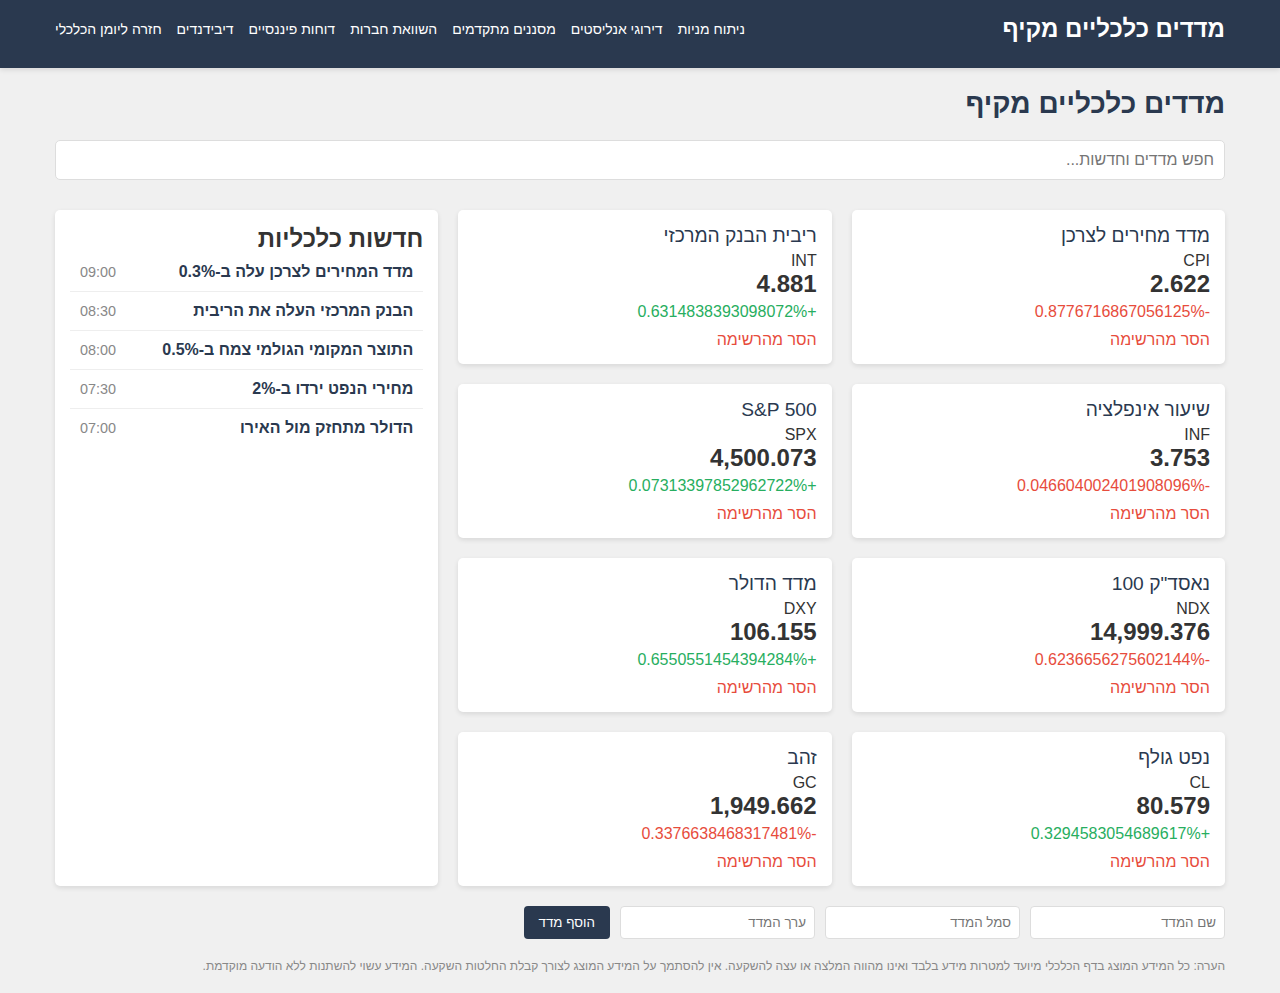
<file: GDP page.html>
<!DOCTYPE html>
<html dir="rtl" lang="he">
<head>
    <meta charset="UTF-8">
    <meta name="viewport" content="width=device-width, initial-scale=1.0">
    <title>מדדים כלכליים מקיף</title>
    <style>
        * {
            margin: 0;
            padding: 0;
            box-sizing: border-box;
            font-family: Arial, sans-serif;
        }

        body {
            background-color: #f0f0f0;
            color: #333;
        }

        header {
            background-color: #2a394f;
            color: white;
            padding: 15px 0;
            box-shadow: 0 2px 5px rgba(0,0,0,0.1);
        }

        .container {
            width: 100%;
            max-width: 1200px;
            margin: 0 auto;
            padding: 0 15px;
        }

        .header-top {
            display: flex;
            justify-content: space-between;
            align-items: center;
            margin-bottom: 10px;
        }

        .logo {
            font-size: 24px;
            font-weight: bold;
            color: white;
        }

        .nav {
            display: flex;
            list-style: none;
        }

        .nav li {
            margin-right: 15px;
        }

        .nav a {
            color: white;
            text-decoration: none;
            font-size: 14px;
        }

        .nav a:hover {
            text-decoration: underline;
        }

        .main {
            padding: 20px 0;
        }

        .page-title {
            margin-bottom: 20px;
            font-size: 28px;
            color: #2a394f;
        }

        .search-container {
            margin-bottom: 20px;
        }

        .search-input {
            width: 100%;
            padding: 10px;
            font-size: 16px;
            border: 1px solid #ddd;
            border-radius: 5px;
            margin-bottom: 10px;
        }

        .add-index-form {
            display: flex;
            gap: 10px;
            margin-bottom: 20px;
        }

        .add-index-form input {
            padding: 8px;
            border: 1px solid #ddd;
            border-radius: 4px;
        }

        .add-index-form button {
            padding: 8px 15px;
            background-color: #2a394f;
            color: white;
            border: none;
            border-radius: 4px;
            cursor: pointer;
        }

        .add-index-form button:hover {
            background-color: #23407c;
        }

        .grid-container {
            display: grid;
            grid-template-columns: 2fr 1fr;
            gap: 20px;
            margin-bottom: 20px;
        }

        .market-container {
            display: grid;
            grid-template-columns: repeat(auto-fit, minmax(280px, 1fr));
            gap: 20px;
        }

        .index-card {
            background-color: white;
            border-radius: 5px;
            box-shadow: 0 2px 5px rgba(0,0,0,0.1);
            padding: 15px;
            transition: transform 0.2s;
        }

        .index-card:hover {
            transform: translateY(-2px);
        }

        .index-name {
            font-size: 1.2em;
            margin-bottom: 5px;
            color: #2a394f;
        }

        .index-value {
            font-size: 1.5em;
            font-weight: bold;
            color: #333;
        }

        .change-percentage {
            font-size: 1em;
            margin-top: 5px;
        }

        .positive { color: #27ae60; }
        .negative { color: #e74c3c; }

        .remove-btn {
            color: #e74c3c;
            cursor: pointer;
            margin-top: 10px;
            display: block;
            text-align: right;
        }

        .news-container {
            background-color: white;
            padding: 15px;
            border-radius: 5px;
            box-shadow: 0 2px 5px rgba(0,0,0,0.1);
        }

        .news-list {
            list-style: none;
        }

        .news-item {
            padding: 10px;
            border-bottom: 1px solid #eee;
            display: flex;
            justify-content: space-between;
            align-items: center;
        }

        .news-item:last-child {
            border-bottom: none;
        }

        .news-title {
            font-weight: bold;
            color: #2a394f;
        }

        .news-time {
            color: #888;
            font-size: 0.9em;
        }

        .disclaimer {
            font-size: 12px;
            color: #888;
            margin-top: 20px;
        }
    </style>
</head>
<body>
    <header>
        <div class="container">
            <div class="header-top">
                <div class="logo">מדדים כלכליים מקיף</div>
                <ul class="nav">
                    <li><a href="#">ניתוח מניות</a></li>
                    <li><a href="#">דירוגי אנליסטים</a></li>
                    <li><a href="#">מסננים מתקדמים</a></li>
                    <li><a href="#">השוואת חברות</a></li>
                    <li><a href="#">דוחות פיננסיים</a></li>
                    <li><a href="#">דיבידנדים</a></li>
                    <li><a href="Economic diary.html">חזרה ליומן הכלכלי</a></li>
                </ul>
            </div>
        </div>
    </header>

    <main class="main">
        <div class="container">
            <h1 class="page-title">מדדים כלכליים מקיף</h1>
            
            <div class="search-container">
                <input type="text" id="searchInput" class="search-input" placeholder="חפש מדדים וחדשות...">
            </div>

            <div class="grid-container">
                <div class="market-container" id="marketContainer"></div>
                
                <div class="news-container">
                    <h2>חדשות כלכליות</h2>
                    <ul class="news-list" id="newsList"></ul>
                </div>
            </div>

            <div class="add-index-form">
                <input type="text" id="newIndexName" placeholder="שם המדד">
                <input type="text" id="newIndexSymbol" placeholder="סמל המדד">
                <input type="number" id="newIndexValue" placeholder="ערך המדד">
                <button onclick="addNewIndex()">הוסף מדד</button>
            </div>

            <p class="disclaimer">
                הערה: כל המידע המוצג בדף הכלכלי מיועד למטרות מידע בלבד ואינו מהווה המלצה או עצה להשקעה. אין להסתמך על המידע המוצג לצורך קבלת החלטות השקעה. המידע עשוי להשתנות ללא הודעה מוקדמת.
            </p>
        </div>
    </main>

    <script>
        let indices = [
            { symbol: 'CPI', name: 'מדד מחירים לצרכן', value: 3.5 },
            { symbol: 'INT', name: 'ריבית הבנק המרכזי', value: 4.25 },
            { symbol: 'INF', name: 'שיעור אינפלציה', value: 3.8 },
            { symbol: 'SPX', name: 'S&P 500', value: 4500 },
            { symbol: 'NDX', name: 'נאסד"ק 100', value: 15000 },
            { symbol: 'DXY', name: 'מדד הדולר', value: 105.50 },
            { symbol: 'CL', name: 'נפט גולף', value: 80.25 },
            { symbol: 'GC', name: 'זהב', value: 1950 }
        ];

        let news = [
            { title: 'מדד המחירים לצרכן עלה ב-0.3%', time: '09:00' },
            { title: 'הבנק המרכזי העלה את הריבית', time: '08:30' },
            { title: 'התוצר המקומי הגולמי צמח ב-0.5%', time: '08:00' },
            { title: 'מחירי הנפט ירדו ב-2%', time: '07:30' },
            { title: 'הדולר מתחזק מול האירו', time: '07:00' }
        ];

        function createIndexCard(index) {
            return `
                <div class="index-card">
                    <div class="index-name">${index.name}</div>
                    <div class="index-symbol">${index.symbol}</div>
                    <div class="index-value">${formatNumber(index.value)}</div>
                    <div class="change-percentage ${getChangeClass(index.change)}">
                        ${formatPercentage(index.change)}
                    </div>
                    <div class="remove-btn" onclick="removeIndex('${index.symbol}')">הסר מהרשימה</div>
                </div>
            `;
        }

        function createNewsItem(newsItem) {
            return `
                <li class="news-item">
                    <span class="news-title">${newsItem.title}</span>
                    <span class="news-time">${newsItem.time}</span>
                </li>
            `;
        }

        function formatNumber(num) {
            return new Intl.NumberFormat('he-IL').format(num);
        }

        function formatPercentage(percent) {
            return `${percent > 0 ? '+' : ''}${percent}%`;
        }

        function getChangeClass(change) {
            return change >= 0 ? 'positive' : 'negative';
        }

        function updateIndices() {
            const container = document.getElementById('marketContainer');
            let html = '';
            
            indices.forEach(index => {
                index.change = Math.random() * 2 - 1;
                index.value += index.change;
                html += createIndexCard(index);
            });
            
            container.innerHTML = html;
        }

        function updateNews() {
            const newsList = document.getElementById('newsList');
            let html = '';
            
            news.forEach(item => {
                html += createNewsItem(item);
            });
            
            newsList.innerHTML = html;
        }

        function searchIndices() {
            const searchTerm = document.getElementById('searchInput').value.trim().toLowerCase();
            const container = document.getElementById('marketContainer');
            let html = '';
            
            indices.forEach(index => {
                const nameMatch = index.name.toLowerCase().includes(searchTerm);
                const symbolMatch = index.symbol.toLowerCase().includes(searchTerm);
                
                if (nameMatch || symbolMatch) {
                    html += createIndexCard(index);
                }
            });
            
            container.innerHTML = html;
        }

        function searchNews() {
            const searchTerm = document.getElementById('searchInput').value.trim().toLowerCase();
            const newsList = document.getElementById('newsList');
            let html = '';
            
            news.forEach(item => {
                if (item.title.toLowerCase().includes(searchTerm)) {
                    html += createNewsItem(item);
                }
            });
            
            newsList.innerHTML = html;
        }

        function addNewIndex() {
            const name = document.getElementById('newIndexName').value;
            const symbol = document.getElementById('newIndexSymbol').value;
            const value = parseFloat(document.getElementById('newIndexValue').value);
            
            if (name && symbol && !isNaN(value)) {
                indices.push({ symbol, name, value, change: 0 });
                updateIndices();
                document.getElementById('newIndexName').value = '';
                document.getElementById('newIndexSymbol').value = '';
                document.getElementById('newIndexValue').value = '';
            }
        }

        function removeIndex(symbol) {
            indices = indices.filter(index => index.symbol !== symbol);
            updateIndices();
        }

        document.getElementById('searchInput').addEventListener('input', () => {
            searchIndices();
            searchNews();
        });

        setInterval(updateIndices, 2000);
        updateIndices();
        updateNews();
    </script>
</body>
</html>
</file>
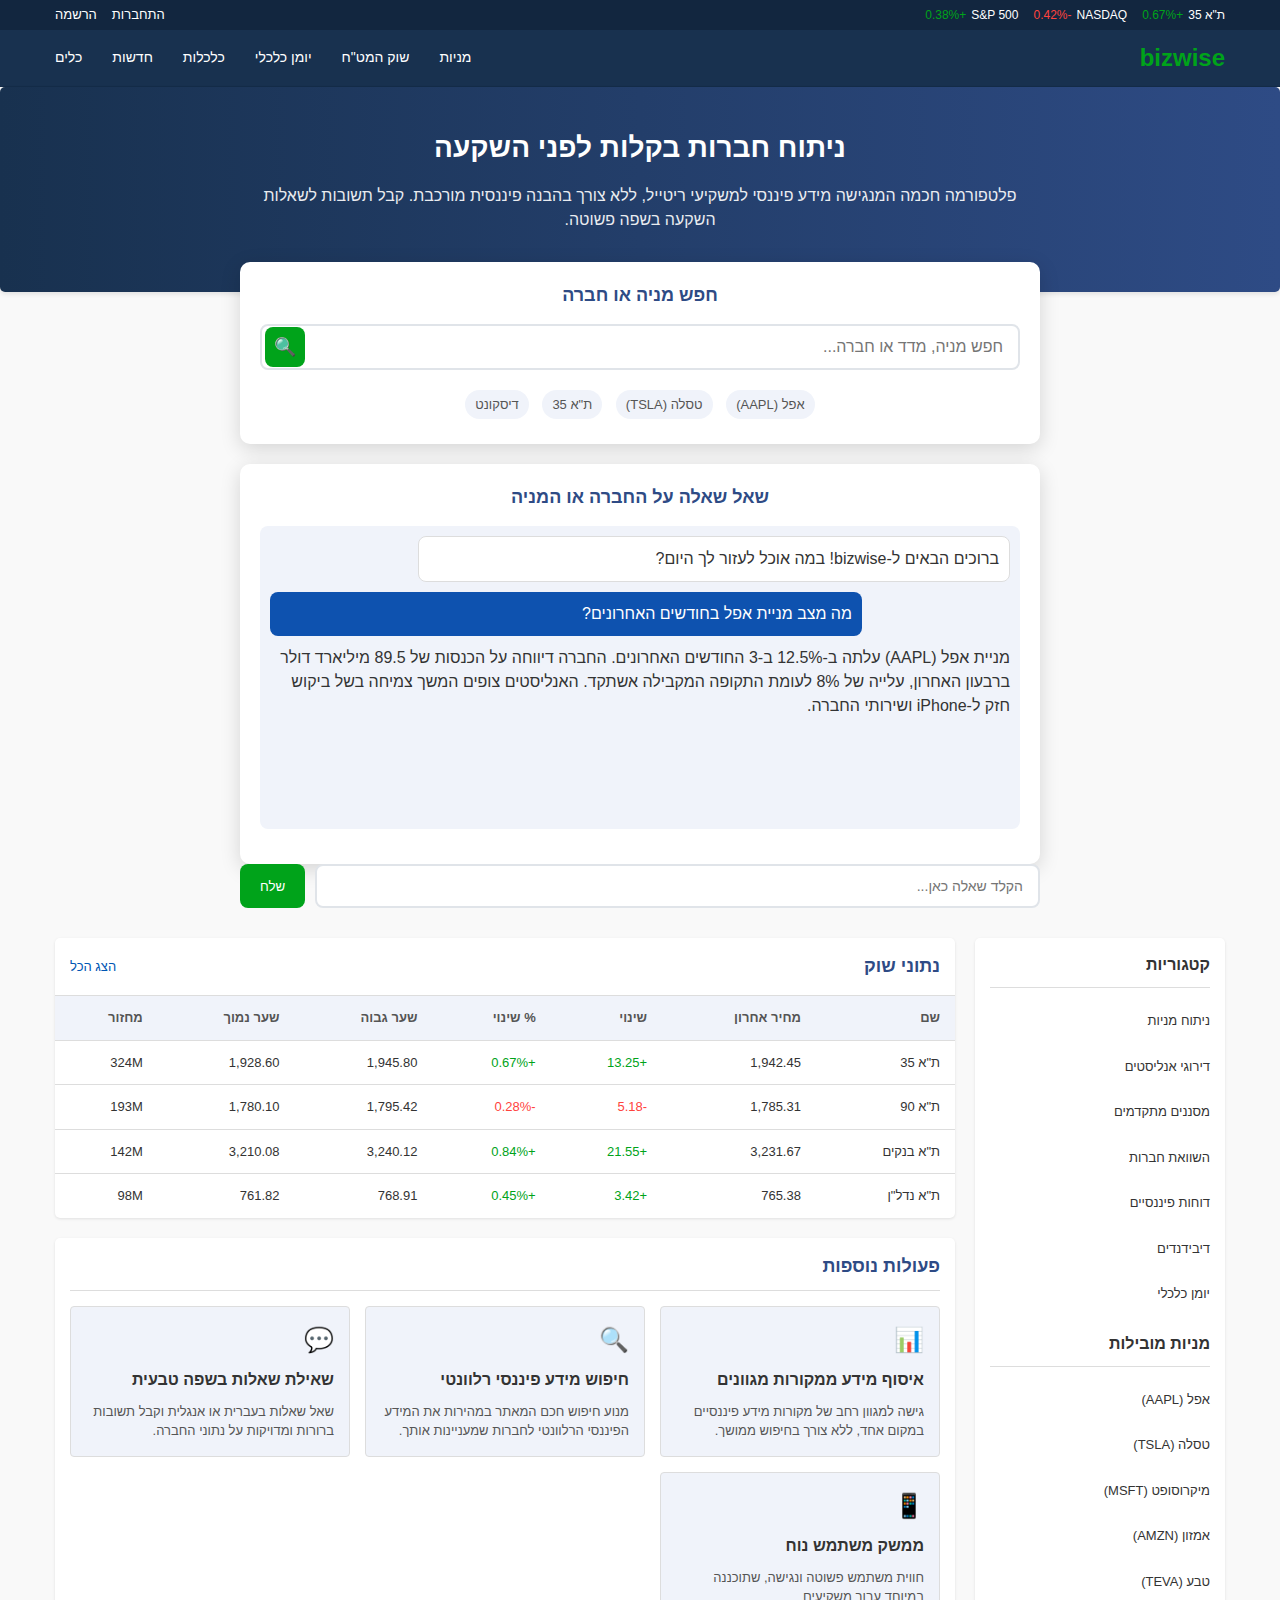
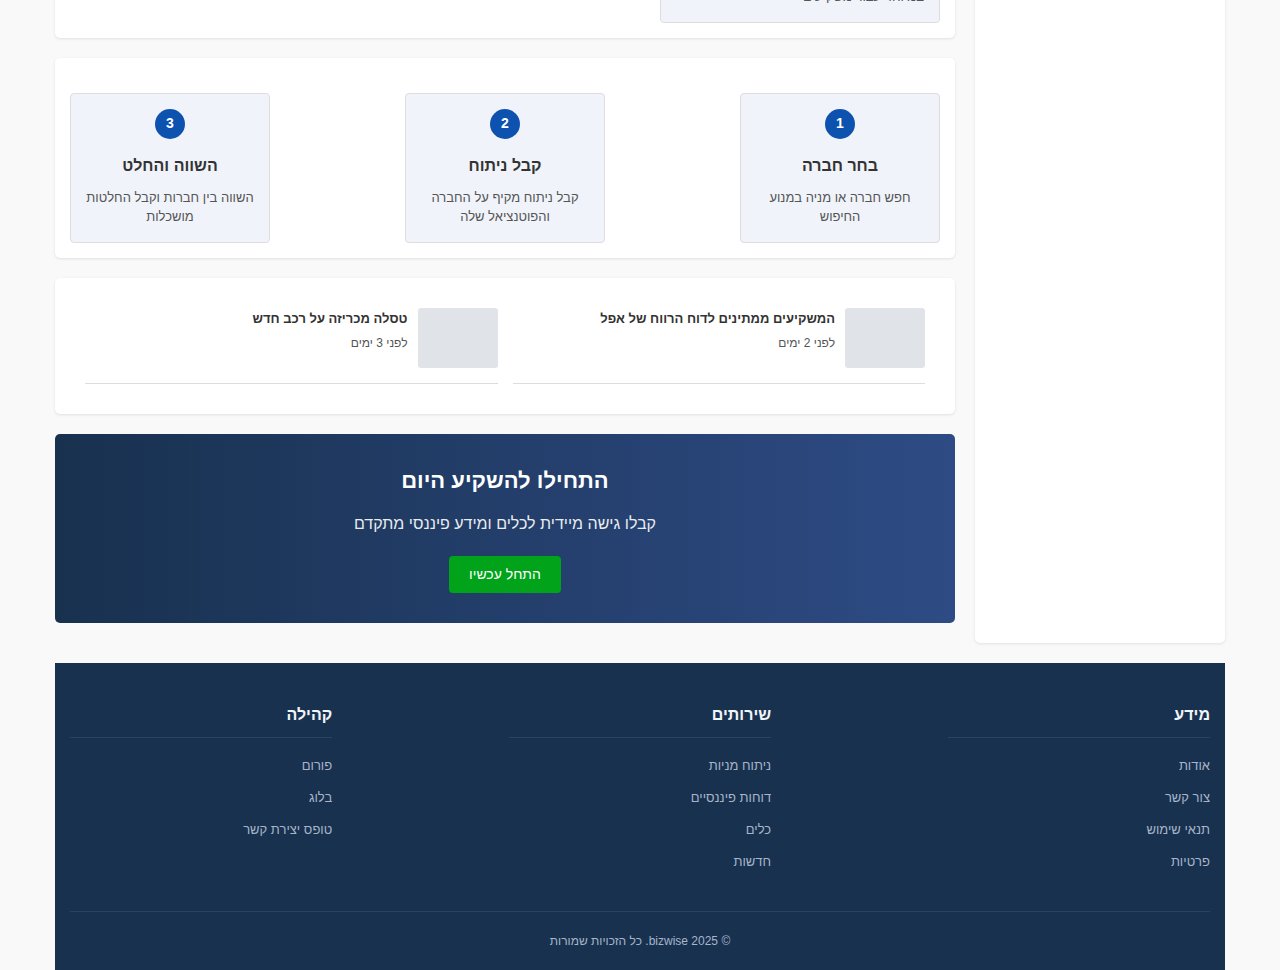
<file: home page.html>
<!DOCTYPE html>
<html dir="rtl" lang="he">
<head>
    <meta charset="utf-8"/>
    <meta content="width=device-width, initial-scale=1.0" name="viewport"/>
    <title>bizwise - פלטפורמת ניתוח השקעות</title>
    <style>
        :root {
            --primary: #2e4b85;
            --secondary: #0e52af;
            --accent: #00a31a;
            --light-gray: #f0f3fa;
            --medium-gray: #e0e4e9;
            --dark-gray: #555;
            --header-color: #18314f;
            --text-color: #333;
            --link-color: #0056b3;
            --border-color: #ddd;
        }

        * {
            margin: 0;
            padding: 0;
            box-sizing: border-box;
            font-family: 'Segoe UI', Tahoma, Geneva, Verdana, sans-serif;
        }

        body {
            background-color: #f9f9f9;
            color: var(--text-color);
            line-height: 1.5;
        }

        .container {
            max-width: 1200px;
            margin: 0 auto;
            padding: 0 15px;
        }

        /* Header Styles */
        header {
            background-color: var(--header-color);
            color: white;
            border-bottom: 1px solid #142c49;
        }

        .top-bar {
            background-color: #12263f;
            padding: 5px 0;
            font-size: 12px;
        }

        .top-bar .container {
            display: flex;
            justify-content: space-between;
        }

        .market-info {
            display: flex;
            gap: 15px;
        }

        .market-item {
            display: flex;
            align-items: center;
            gap: 5px;
        }

        .up {
            color: #00a31a;
        }

        .down {
            color: #ff433d;
        }

        .user-actions {
            display: flex;
            gap: 15px;
        }

        .user-actions a {
            color: white;
            text-decoration: none;
        }

        .navbar {
            display: flex;
            justify-content: space-between;
            align-items: center;
            padding: 10px 0;
        }

        .logo {
            font-size: 24px;
            font-weight: 700;
            color: white;
            text-decoration: none;
            display: flex;
            align-items: center;
        }

        .logo span {
            color: var(--accent);
        }

        .nav-links {
            display: flex;
            gap: 30px;
        }

        .nav-links a {
            text-decoration: none;
            color: white;
            font-weight: 500;
            font-size: 14px;
            transition: color 0.3s;
            padding: 5px 0;
        }

        .nav-links a:hover {
            color: var(--accent);
        }

        /* Main Content */
        .main-content {
            display: flex;
            gap: 20px;
            margin: 20px 0;
        }

        .sidebar {
            width: 250px;
            background: white;
            border-radius: 5px;
            box-shadow: 0 1px 3px rgba(0,0,0,0.1);
            padding: 15px;
        }

        .sidebar-title {
            font-size: 16px;
            font-weight: 600;
            padding-bottom: 10px;
            border-bottom: 1px solid var(--border-color);
            margin-bottom: 15px;
        }

        .sidebar-menu {
            list-style: none;
        }

        .sidebar-menu li {
            margin-bottom: 10px;
        }

        .sidebar-menu a {
            text-decoration: none;
            color: var(--text-color);
            display: block;
            padding: 8px 0;
            transition: color 0.3s;
        }

        .sidebar-menu a:hover {
            color: var(--secondary);
        }

        .content {
            flex: 1;
        }

        /* Hero Section */
        .hero {
            background: linear-gradient(to right, #18314f, #2e4b85);
            color: white;
            padding: 40px 0;
            border-radius: 5px;
            margin-bottom: 20px;
            box-shadow: 0 2px 5px rgba(0,0,0,0.1);
            text-align: center;
        }

        .hero-content {
            max-width: 800px;
            margin: 0 auto;
        }

        .hero h1 {
            font-size: 28px;
            font-weight: 700;
            margin-bottom: 15px;
        }

        .hero p {
            font-size: 16px;
            margin-bottom: 20px;
            opacity: 0.9;
        }

        /* Centralized Search and Chat Section */
        .search-chat-section {
            width: 100%;
            max-width: 800px;
            margin: -50px auto 30px;
            position: relative;
            z-index: 100;
        }

        .search-container {
            background: white;
            border-radius: 10px;
            box-shadow: 0 5px 20px rgba(0,0,0,0.15);
            padding: 20px;
            margin-bottom: 20px;
        }

        .search-heading {
            text-align: center;
            margin-bottom: 15px;
            color: var(--primary);
            font-size: 18px;
            font-weight: 600;
        }

        .main-search {
            display: flex;
            width: 100%;
            position: relative;
            margin-bottom: 15px;
        }

        .main-search input {
            flex: 1;
            padding: 12px 15px;
            border: 2px solid var(--medium-gray);
            border-radius: 8px;
            font-size: 16px;
            transition: all 0.3s;
            outline: none;
        }

        .main-search input:focus {
            border-color: var(--secondary);
        }

        .main-search button {
            position: absolute;
            left: 5px;
            top: 50%;
            transform: translateY(-50%);
            background: var(--accent);
            color: white;
            border: none;
            width: 40px;
            height: 40px;
            border-radius: 8px;
            cursor: pointer;
            display: flex;
            align-items: center;
            justify-content: center;
            font-size: 18px;
        }

        .search-examples {
            text-align: center;
            font-size: 13px;
            color: var(--dark-gray);
        }

        .search-examples span {
            display: inline-block;
            margin: 5px;
            padding: 5px 10px;
            background: var(--light-gray);
            border-radius: 15px;
            cursor: pointer;
            transition: all 0.3s;
        }

        .search-examples span:hover {
            background: var(--medium-gray);
        }

        .chat-container {
            background: white;
            border-radius: 10px;
            box-shadow: 0 5px 20px rgba(0,0,0,0.15);
            padding: 20px;
            height: 400px;
            display: flex;
            flex-direction: column;
        }

        .chat-heading {
            text-align: center;
            margin-bottom: 15px;
            color: var(--primary);
            font-size: 18px;
            font-weight: 600;
        }

        .chat-messages {
            flex: 1;
            overflow-y: auto;
            padding: 10px;
            background: var(--light-gray);
            border-radius: 8px;
            margin-bottom: 15px;
        }

        .message {
            margin-bottom: 10px;
            padding: 10px;
            border-radius: 8px;
            max-width: 80%;
        }

        .message.user {
            background: var(--secondary);
            color: white;
            margin-right: auto;
        }

        .message.bot {
            background: white;
            border: 1px solid var(--border-color);
            margin-left: auto;
        }

        .chat-input {
            display: flex;
            gap: 10px;
        }

        .chat-input input {
            flex: 1;
            padding: 12px 15px;
            border: 2px solid var(--medium-gray);
            border-radius: 8px;
            font-size: 14px;
            transition: all 0.3s;
            outline: none;
        }

        .chat-input input:focus {
            border-color: var(--secondary);
        }

        .chat-input button {
            background: var(--accent);
            color: white;
            border: none;
            padding: 0 20px;
            border-radius: 8px;
            cursor: pointer;
            font-weight: 500;
        }

        /* Button Styles */
        .btn {
            display: inline-block;
            padding: 8px 20px;
            border-radius: 4px;
            font-weight: 500;
            cursor: pointer;
            transition: all 0.3s;
            text-decoration: none;
            font-size: 14px;
        }

        .btn-primary {
            background-color: var(--accent);
            color: white;
            border: none;
        }

        .btn-primary:hover {
            background-color: #008f17;
        }

        .btn-secondary {
            background-color: white;
            color: var(--primary);
            border: none;
        }

        .btn-secondary:hover {
            background-color: #f0f0f0;
        }

        /* Market Data */
        .market-data {
            background: white;
            border-radius: 5px;
            box-shadow: 0 1px 3px rgba(0,0,0,0.1);
            margin-bottom: 20px;
        }

        .section-header {
            padding: 15px;
            border-bottom: 1px solid var(--border-color);
            display: flex;
            justify-content: space-between;
            align-items: center;
        }

        .section-header h2 {
            font-size: 18px;
            font-weight: 600;
            color: var(--primary);
        }

        .view-all {
            color: var(--link-color);
            text-decoration: none;
            font-size: 13px;
        }

        .market-table {
            width: 100%;
            border-collapse: collapse;
        }

        .market-table th,
        .market-table td {
            padding: 12px 15px;
            text-align: right;
            border-bottom: 1px solid var(--border-color);
            font-size: 13px;
        }

        .market-table th {
            background-color: var(--light-gray);
            font-weight: 600;
            color: var(--dark-gray);
        }

        .market-table tr:last-child td {
            border-bottom: none;
        }

        .market-table tr:hover {
            background-color: #f5f8ff;
        }

        /* Features */
        .features {
            background: white;
            border-radius: 5px;
            box-shadow: 0 1px 3px rgba(0,0,0,0.1);
            padding: 15px;
            margin-bottom: 20px;
        }

        .features-title {
            font-size: 18px;
            font-weight: 600;
            color: var(--primary);
            margin-bottom: 15px;
            padding-bottom: 10px;
            border-bottom: 1px solid var(--border-color);
        }

        .features-grid {
            display: grid;
            grid-template-columns: repeat(3, 1fr);
            gap: 15px;
        }

        .feature-item {
            padding: 15px;
            border: 1px solid var(--border-color);
            border-radius: 4px;
            background-color: var(--light-gray);
            transition: transform 0.3s;
        }

        .feature-item:hover {
            transform: translateY(-3px);
            box-shadow: 0 5px 15px rgba(0,0,0,0.05);
        }

        .feature-icon {
            font-size: 24px;
            color: var(--secondary);
            margin-bottom: 10px;
        }

        .feature-title {
            font-size: 16px;
            font-weight: 600;
            margin-bottom: 10px;
        }

        .feature-desc {
            font-size: 13px;
            color: var(--dark-gray);
        }

        /* How It Works */
        .how-it-works {
            background: white;
            border-radius: 5px;
            box-shadow: 0 1px 3px rgba(0,0,0,0.1);
            padding: 15px;
            margin-bottom: 20px;
        }

        .steps {
            display: flex;
            justify-content: space-between;
            margin-top: 20px;
        }

        .step {
            text-align: center;
            max-width: 200px;
            position: relative;
            padding: 15px;
            border: 1px solid var(--border-color);
            border-radius: 4px;
            background-color: var(--light-gray);
        }

        .step-number {
            width: 30px;
            height: 30px;
            background-color: var(--secondary);
            color: white;
            border-radius: 50%;
            display: flex;
            align-items: center;
            justify-content: center;
            margin: 0 auto 15px;
            font-weight: 700;
            font-size: 14px;
        }

        .step h3 {
            margin-bottom: 10px;
            font-size: 16px;
        }

        .step p {
            color: var(--dark-gray);
            font-size: 13px;
        }

        /* News Section */
        .news-section {
            background: white;
            border-radius: 5px;
            box-shadow: 0 1px 3px rgba(0,0,0,0.1);
            padding: 15px;
            margin-bottom: 20px;
        }

        .news-grid {
            display: grid;
            grid-template-columns: repeat(2, 1fr);
            gap: 15px;
            padding: 15px;
        }

        .news-item {
            display: flex;
            gap: 10px;
            padding-bottom: 15px;
            border-bottom: 1px solid var(--border-color);
        }

        .news-thumbnail {
            width: 80px;
            height: 60px;
            background-color: var(--medium-gray);
            border-radius: 3px;
            overflow: hidden;
        }

        .news-content {
            flex: 1;
        }

        .news-title {
            font-size: 14px;
            font-weight: 600;
            margin-bottom: 5px;
        }

        .news-title a {
            text-decoration: none;
            color: var(--text-color);
            transition: color 0.3s;
        }

        .news-title a:hover {
            color: var(--secondary);
        }

        .news-meta {
            font-size: 12px;
            color: var(--dark-gray);
        }

        /* CTA */
        .cta {
            background: linear-gradient(to right, #18314f, #2e4b85);
            color: white;
            padding: 30px;
            text-align: center;
            border-radius: 5px;
            margin-bottom: 20px;
        }

        .cta h2 {
            font-size: 22px;
            margin-bottom: 15px;
        }

        .cta p {
            max-width: 700px;
            margin: 0 auto 20px;
            opacity: 0.9;
        }

        /* Footer */
        footer {
            background-color: var(--header-color);
            color: white;
            padding: 40px 0 20px;
        }

        .footer-content {
            display: flex;
            justify-content: space-between;
            margin-bottom: 30px;
        }

        .footer-column {
            width: 23%;
        }

        .footer-column h3 {
            font-size: 16px;
            margin-bottom: 15px;
            color: #f1f5f9;
            border-bottom: 1px solid #2e415e;
            padding-bottom: 10px;
        }

        .footer-links {
            list-style: none;
        }

        .footer-links li {
            margin-bottom: 8px;
        }

        .footer-links a {
            color: #a7b5c9;
            text-decoration: none;
            transition: color 0.3s;
            font-size: 13px;
        }

        .footer-links a:hover {
            color: white;
        }

        .footer-bottom {
            text-align: center;
            padding-top: 20px;
            border-top: 1px solid #2e415e;
            color: #a7b5c9;
            font-size: 12px;
        }

        a {
            color: #a7b5c9;
            text-decoration: none;
            transition: color 0.3s;
            font-size: 13px;
        }

        .footer-links a:hover {
            color: white;
        }

        .footer-bottom {
            text-align: center;
            padding-top: 20px;
            border-top: 1px solid #2e415e;
            color: #a7b5c9;
            font-size: 12px;
        }

        /* Responsive */
        @media (max-width: 992px) {
            .main-content {
                flex-direction: column;
            }

            .sidebar {
                width: 100%;
                margin-bottom: 20px;
            }

            .features-grid {
                grid-template-columns: repeat(2, 1fr);
            }

            .search-chat-section {
                margin-top: 20px;
            }
        }

        @media (max-width: 768px) {
            .features-grid,
            .news-grid {
                grid-template-columns: 1fr;
            }

            .navbar {
                flex-direction: column;
                gap: 15px;
            }

            .nav-links {
                flex-wrap: wrap;
                justify-content: center;
            }

            .steps {
                flex-direction: column;
                align-items: center;
                gap: 15px;
            }

            .step {
                width: 100%;
                max-width: 100%;
            }

            .footer-content {
                flex-wrap: wrap;
                gap: 20px;
            }

            .footer-column {
                width: 48%;
            }
        }

        @media (max-width: 576px) {
            .footer-column {
                width: 100%;
            }

            .top-bar .container {
                flex-direction: column;
                gap: 10px;
            }

            .market-info {
                justify-content: space-between;
            }
        }
    </style>
</head>
<body>
    <header>
        <div class="top-bar" id="top-bar">
            <div class="container" id="container">
                <div class="market-info" id="market-info">
                    <div class="market-item" id="market-item">ת"א 35 <span class="up" id="up">+0.67%</span></div>
                    <div class="market-item" id="market-item">NASDAQ <span class="down" id="down">-0.42%</span></div>
                    <div class="market-item" id="market-item">S&P 500 <span class="up" id="up">+0.38%</span></div>
                </div>
                <div class="user-actions" id="user-actions">
                    <a href="#">התחברות</a>
                    <a href="#">הרשמה</a>
                </div>
            </div>
        </div>
        <div class="container" id="container">
            <nav class="navbar" id="navbar">
                <a class="logo" href="#" id="logo">
                    <span>bizwise</span>
                </a>
                <div class="nav-links" id="nav-links">
                    <a href="#">מניות</a>
                    <a href="forex page.html">שוק המט"ח</a>
                    <a href="Economic diary.html">יומן כלכלי</a>
                    <a href="index page.html">כלכלות</a>
                    <a href="nows page.html">חדשות</a>
                    <a href="tolls psge.html">כלים</a>
                </div>
            </nav>
        </div>
    </header>

    <section class="hero" id="hero">
        <div class="hero-content" id="hero-content">
            <h1>ניתוח חברות בקלות לפני השקעה</h1>
            <p>פלטפורמה חכמה המנגישה מידע פיננסי למשקיעי ריטייל, ללא צורך בהבנה פיננסית מורכבת. קבל תשובות לשאלות השקעה בשפה פשוטה.</p>
        </div>
    </section>

    <!-- New Centralized Search and Chat Section -->
    <div class="search-chat-section" id="search-chat-section">
        <div class="search-container" id="search-container">
            <h3 class="search-heading" id="search-heading">חפש מניה או חברה</h3>
            <div class="main-search">
                <input id="main-search" placeholder="חפש מניה, מדד או חברה..." type="text"/>
                <button id="button-main-search" >🔍</button>
            </div>
            <div class="search-examples" id="search-examples">
                <span>אפל (AAPL)</span>
                <span>טסלה (TSLA)</span>
                <span>ת"א 35</span>
                <span>דיסקונט</span>
            </div>
        </div>
        <div class="chat-container" id="chat-container">
            <h3 class="chat-heading" id="chat-heading">שאל שאלה על החברה או המניה</h3>
            <div class="chat-messages" id="chat-messages">
                <div class="message bot" id="message">
                    ברוכים הבאים ל-bizwise! במה אוכל לעזור לך היום?
                </div>
                <div class="message user" id="message">
                    מה מצב מניית אפל בחודשים האחרונים?
                </div>
                
מניית אפל (AAPL) עלתה ב-12.5% ב-3 החודשים האחרונים. החברה דיווחה על הכנסות של 89.5 מיליארד דולר ברבעון האחרון, עלייה של 8% לעומת התקופה המקבילה אשתקד. האנליסטים צופים המשך צמיחה בשל ביקוש חזק ל-iPhone ושירותי החברה.
</div>
</div>
<div class="chat-input" id="chat-input">
    <input placeholder="הקלד שאלה כאן..." type="text"/>
    <button>שלח</button>
</div>
</div>
</div>
<div class="container" id="container">
    <div class="main-content" id="main-content">
        <div class="sidebar" id="sidebar">
            <h3 class="sidebar-title" id="sidebar-title">קטגוריות</h3>
            <ul class="sidebar-menu" id="sidebar-menu">
                <li><a href="#">ניתוח מניות</a></li>
                <li><a href="#">דירוגי אנליסטים</a></li>
                <li><a href="#">מסננים מתקדמים</a></li>
                <li><a href="#">השוואת חברות</a></li>
                <li><a href="#">דוחות פיננסיים</a></li>
                <li><a href="#">דיבידנדים</a></li>
                <li><a href="Economic diary.html">יומן כלכלי</a></li>
            </ul>
            <h3 class="sidebar-title" id="sidebar-title" style="margin-top: 20px;">מניות מובילות</h3>
            <ul class="sidebar-menu" id="sidebar-menu">
                <li><a href="#">אפל (AAPL)</a></li>
                <li><a href="#">טסלה (TSLA)</a></li>
                <li><a href="#">מיקרוסופט (MSFT)</a></li>
                <li><a href="#">אמזון (AMZN)</a></li>
                <li><a href="#">טבע (TEVA)</a></li>
            </ul>
        </div>
        <div class="content" id="content">
            <section class="market-data" id="market-data">
                <div class="section-header" id="section-header">
                    <h2>נתוני שוק</h2>
                    <a class="view-all" href="#" id="view-all">הצג הכל</a>
                </div>
                <table class="market-table" id="market-table">
                    <thead>
                        <tr>
                            <th>שם</th>
                            <th>מחיר אחרון</th>
                            <th>שינוי</th>
                            <th>% שינוי</th>
                            <th>שער גבוה</th>
                            <th>שער נמוך</th>
                            <th>מחזור</th>
                        </tr>
                    </thead>
                    <tbody>
                        <tr>
                            <td>ת"א 35</td>
                            <td>1,942.45</td>
                            <td class="up" id="up">+13.25</td>
                            <td class="up" id="up">+0.67%</td>
                            <td>1,945.80</td>
                            <td>1,928.60</td>
                            <td>324M</td>
                        </tr>
                        <tr>
                            <td>ת"א 90</td>
                            <td>1,785.31</td>
                            <td class="down" id="down">-5.18</td>
                            <td class="down" id="down">-0.28%</td>
                            <td>1,795.42</td>
                            <td>1,780.10</td>
                            <td>193M</td>
                        </tr>
                        <tr>
                            <td>ת"א בנקים</td>
                            <td>3,231.67</td>
                            <td class="up" id="up">+21.55</td>
                            <td class="up" id="up">+0.84%</td>
                            <td>3,240.12</td>
                            <td>3,210.08</td>
                            <td>142M</td>
                        </tr>
                        <tr>
                            <td>ת"א נדל"ן</td>
                            <td>765.38</td>
                            <td class="up" id="up">+3.42</td>
                            <td class="up" id="up">+0.45%</td>
                            <td>768.91</td>
                            <td>761.82</td>
                            <td>98M</td>
                        </tr>
                    </tbody>
                </table>
            </section>
            <section class="features" id="features">
                <h2 class="features-title" id="features-title">פעולות נוספות</h2>
                <div class="features-grid" id="features-grid">
                    <div class="feature-item" id="feature-item">
                        <div class="feature-icon" id="feature-icon">📊</div>
                        <h3 class="feature-title" id="feature-title">איסוף מידע ממקורות מגוונים</h3>
                        <p class="feature-desc" id="feature-desc">גישה למגוון רחב של מקורות מידע פיננסיים במקום אחד, ללא צורך בחיפוש ממושך.</p>
                    </div>
                    <div class="feature-item" id="feature-item">
                        <div class="feature-icon" id="feature-icon">🔍</div>
                        <h3 class="feature-title" id="feature-title">חיפוש מידע פיננסי רלוונטי</h3>
                        <p class="feature-desc" id="feature-desc">מנוע חיפוש חכם המאתר במהירות את המידע הפיננסי הרלוונטי לחברות שמעניינות אותך.</p>
                    </div>
                    <div class="feature-item" id="feature-item">
                        <div class="feature-icon" id="feature-icon">💬</div>
                        <h3 class="feature-title" id="feature-title">שאילת שאלות בשפה טבעית</h3>
                        <p class="feature-desc" id="feature-desc">שאל שאלות בעברית או אנגלית וקבל תשובות ברורות ומדויקות על נתוני החברה.</p>
                    </div>
                    <div class="feature-item" id="feature-item">
                        <div class="feature-icon" id="feature-icon">📱</div>
                        <h3 class="feature-title" id="feature-title">ממשק משתמש נוח</h3>
                        <p class="feature-desc" id="feature-desc">חווית משתמש פשוטה ונגישה, שתוכננה במיוחד עבור משקיעים</p>
                    </div>
                </div>
            </section>
            <section class="how-it-works" id="how-it-works">
                <div class="steps" id="steps">
                    <div class="step" id="step">
                        <div class="step-number" id="step-number">1</div>
                        <h3>בחר חברה</h3>
                        <p>חפש חברה או מניה במנוע החיפוש</p>
                    </div>
                    <div class="step" id="step">
                        <div class="step-number" id="step-number">2</div>
                        <h3>קבל ניתוח</h3>
                        <p>קבל ניתוח מקיף על החברה והפוטנציאל שלה</p>
                    </div>
                    <div class="step" id="step">
                        <div class="step-number" id="step-number">3</div>
                        <h3>השווה והחלט</h3>
                        <p>השווה בין חברות וקבל החלטות מושכלות</p>
                    </div>
                </div>
            </section>
            <section class="news-section" id="news-section">
                <div class="news-grid" id="news-grid">
                    <div class="news-item" id="news-item">
                        <div class="news-thumbnail" id="news-thumbnail"></div>
                        <div class="news-content" id="news-content">
                            <h3 class="news-title" id="news-title"><a href="#">המשקיעים ממתינים לדוח הרווח של אפל</a></h3>
                            <div class="news-meta" id="news-meta">לפני 2 ימים</div>
                        </div>
                    </div>
                    <div class="news-item" id="news-item">
                        <div class="news-thumbnail" id="news-thumbnail"></div>
                        <div class="news-content" id="news-content">
                            <h3 class="news-title" id="news-title"><a href="#">טסלה מכריזה על רכב חדש</a></h3>
                            <div class="news-meta" id="news-meta">לפני 3 ימים</div>
                        </div>
                    </div>
                </div>
            </section>
            <section class="cta" id="cta">
                <h2>התחילו להשקיע היום</h2>
                <p>קבלו גישה מיידית לכלים ומידע פיננסי מתקדם</p>
                <a class="btn btn-primary" href="#" id="btn">התחל עכשיו</a>
            </section>
        </div>
    </div>
    <footer>
        <div class="container" id="container">
            <div class="footer-content" id="footer-content">
                <div class="footer-column" id="footer-column">
                    <h3>מידע</h3>
                    <ul class="footer-links" id="footer-links">
                        <li><a href="#">אודות</a></li>
                        <li><a href="#">צור קשר</a></li>
                        <li><a href="#">תנאי שימוש</a></li>
                        <li><a href="#">פרטיות</a></li>
                    </ul>
                </div>
                <div class="footer-column" id="footer-column">
                    <h3>שירותים</h3>
                    <ul class="footer-links" id="footer-links">
                        <li><a href="#">ניתוח מניות</a></li>
                        <li><a href="#">דוחות פיננסיים</a></li>
                        <li><a href="tolls psge.html">כלים</a></li>
                        <li><a href="#">חדשות</a></li>
                    </ul>
                </div>
                <div class="footer-column" id="footer-column">
                    <h3>קהילה</h3>
                    <ul class="footer-links" id="footer-links">
                        <li><a href="#">פורום</a></li>
                        <li><a href="#">בלוג</a></li>
                        <li><a href="#">טופס יצירת קשר</a></li>
                    </ul>
                </div>
            </div>
            <div class="footer-bottom" id="footer-bottom">
                © 2025 bizwise. כל הזכויות שמורות
            </div>
        </div>
    </footer>
</div>
</div>
</div>
<script>
    let ButtonMainsSearch = document.getElementById('button-main-search')
    let MainsSearch = document.getElementById('main-search')


    MainsSearch.addEventListener('keydown', function(event) {
        if (event.key === 'Enter') {  
            ButtonMainsSearch.click();  
        }
    });
    ButtonMainsSearch.addEventListener('click', function() {
        if(MainsSearch.value = 'appl'&'APPL'&'appl'&'AAPL'&'APPLE'&'Apple'&'אפל'){
            window.location.href = "appl-home-page.html"; <!--אפל!>
        }
    });
    ButtonMainsSearch.addEventListener('click', function() {
        if(MainsSearch.value = 'appl'){
            window.location.href = "#"; <!--מייקרוסופט!>
        }
    });
    ButtonMainsSearch.addEventListener('click', function() {
        if(MainsSearch.value = 'appl'){
            window.location.href = "#"; <!--אנבידיה!>
        }
    });
    ButtonMainsSearch.addEventListener('click', function() {
        if(MainsSearch.value = 'appl'){
            window.location.href = "#"; <!--גוגל!>
        }
    });
    ButtonMainsSearch.addEventListener('click', function() {
        if(MainsSearch.value = 'appl'){
            window.location.href = "#"; <!--אמזון!>
        }
    });
    ButtonMainsSearch.addEventListener('click', function() {
        if(MainsSearch.value = 'appl'){
            window.location.href = "#"; <!--טסלה!>
        }
    });
    ButtonMainsSearch.addEventListener('click', function() {
        if(MainsSearch.value = 'appl'){
            window.location.href = "#"; <!--ברקשייר!>
        }
    });
    ButtonMainsSearch.addEventListener('click', function() {
        if(MainsSearch.value = 'appl'){
            window.location.href = "#"; <!--נטפליקס!>
        }
    });
    ButtonMainsSearch.addEventListener('click', function() {
        if(MainsSearch.value = 'appl'){
            window.location.href = "#"; <!--פלנטיר!>
        }
    });
</script>
</body>
</html>
</file>
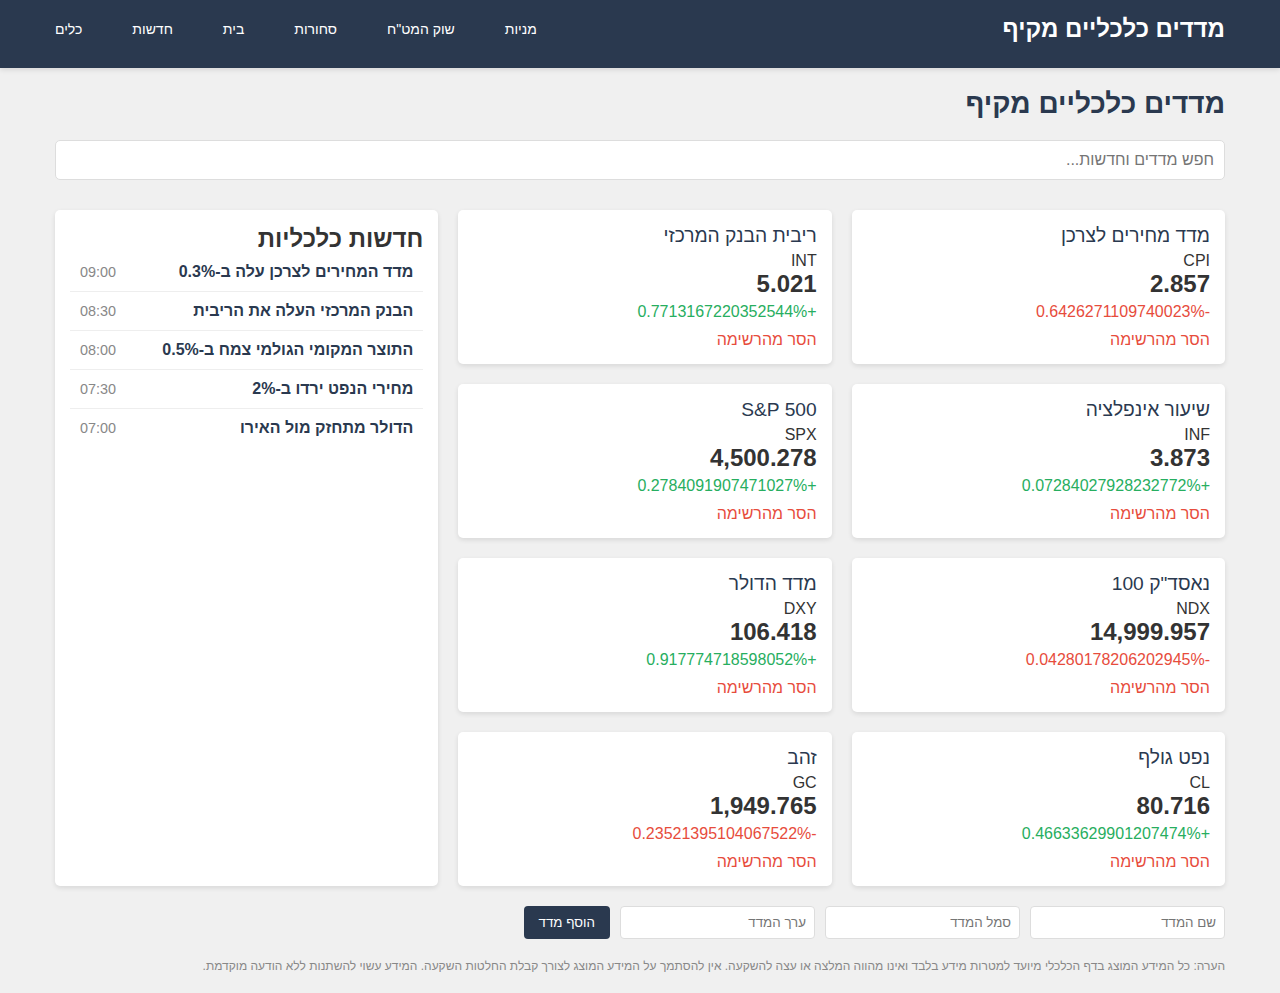
<file: index page.html>
<!DOCTYPE html>
<html dir="rtl" lang="he">
<head>
    <meta charset="UTF-8">
    <meta name="viewport" content="width=device-width, initial-scale=1.0">
    <title>מדדים כלכליים מקיף</title>
    <style>
        * {
            margin: 0;
            padding: 0;
            box-sizing: border-box;
            font-family: Arial, sans-serif;
        }

        body {
            background-color: #f0f0f0;
            color: #333;
        }

        header {
            background-color: #2a394f;
            color: white;
            padding: 15px 0;
            box-shadow: 0 2px 5px rgba(0,0,0,0.1);
        }

        .container {
            width: 100%;
            max-width: 1200px;
            margin: 0 auto;
            padding: 0 15px;
        }

        .header-top {
            display: flex;
            justify-content: space-between;
            align-items: center;
            margin-bottom: 10px;
        }

        .logo {
            font-size: 24px;
            font-weight: bold;
            color: white;
        }

        .nav {
            display: flex;
            gap: 50px;
            font-size: 50px;
        }

        .nav li {
            margin-right: 15px;
        }

        .nav a {
            color: white;
            text-decoration: none;
            font-size: 14px;
        }

        .nav a:hover {
            text-decoration: underline;
        }

        .main {
            padding: 20px 0;
        }

        .page-title {
            margin-bottom: 20px;
            font-size: 28px;
            color: #2a394f;
        }

        .search-container {
            margin-bottom: 20px;
        }

        .search-input {
            width: 100%;
            padding: 10px;
            font-size: 16px;
            border: 1px solid #ddd;
            border-radius: 5px;
            margin-bottom: 10px;
        }

        .add-index-form {
            display: flex;
            gap: 10px;
            margin-bottom: 20px;
        }

        .add-index-form input {
            padding: 8px;
            border: 1px solid #ddd;
            border-radius: 4px;
        }

        .add-index-form button {
            padding: 8px 15px;
            background-color: #2a394f;
            color: white;
            border: none;
            border-radius: 4px;
            cursor: pointer;
        }

        .add-index-form button:hover {
            background-color: #23407c;
        }

        .grid-container {
            display: grid;
            grid-template-columns: 2fr 1fr;
            gap: 20px;
            margin-bottom: 20px;
        }

        .market-container {
            display: grid;
            grid-template-columns: repeat(auto-fit, minmax(280px, 1fr));
            gap: 20px;
        }

        .index-card {
            background-color: white;
            border-radius: 5px;
            box-shadow: 0 2px 5px rgba(0,0,0,0.1);
            padding: 15px;
            transition: transform 0.2s;
        }

        .index-card:hover {
            transform: translateY(-2px);
        }

        .index-name {
            font-size: 1.2em;
            margin-bottom: 5px;
            color: #2a394f;
        }

        .index-value {
            font-size: 1.5em;
            font-weight: bold;
            color: #333;
        }

        .change-percentage {
            font-size: 1em;
            margin-top: 5px;
        }

        .positive { color: #27ae60; }
        .negative { color: #e74c3c; }

        .remove-btn {
            color: #e74c3c;
            cursor: pointer;
            margin-top: 10px;
            display: block;
            text-align: right;
        }

        .news-container {
            background-color: white;
            padding: 15px;
            border-radius: 5px;
            box-shadow: 0 2px 5px rgba(0,0,0,0.1);
        }

        .news-list {
            list-style: none;
        }

        .news-item {
            padding: 10px;
            border-bottom: 1px solid #eee;
            display: flex;
            justify-content: space-between;
            align-items: center;
        }

        .news-item:last-child {
            border-bottom: none;
        }

        .news-title {
            font-weight: bold;
            color: #2a394f;
        }

        .news-time {
            color: #888;
            font-size: 0.9em;
        }

        .disclaimer {
            font-size: 12px;
            color: #888;
            margin-top: 20px;
        }
    </style>
</head>
<body>
    <header>
        <div class="container">
            <div class="header-top">
                <div class="logo">מדדים כלכליים מקיף</div>
                <div class="nav">
                    <a href="#">מניות</a>
                    <a href="forex page.html">שוק המט"ח</a>
                    <a href="GDP page.html">סחורות</a>
                    <a href="home page.html">בית</a>
                    <a href="nows page.html">חדשות</a>
                    <a href="tolls psge.html">כלים</a>
                </div>
            </div>
        </div>
    </header>

    <main class="main">
        <div class="container">
            <h1 class="page-title">מדדים כלכליים מקיף</h1>
            
            <div class="search-container">
                <input type="text" id="searchInput" class="search-input" placeholder="חפש מדדים וחדשות...">
            </div>

            <div class="grid-container">
                <div class="market-container" id="marketContainer"></div>
                
                <div class="news-container">
                    <h2>חדשות כלכליות</h2>
                    <ul class="news-list" id="newsList"></ul>
                </div>
            </div>

            <div class="add-index-form">
                <input type="text" id="newIndexName" placeholder="שם המדד">
                <input type="text" id="newIndexSymbol" placeholder="סמל המדד">
                <input type="number" id="newIndexValue" placeholder="ערך המדד">
                <button onclick="addNewIndex()">הוסף מדד</button>
            </div>

            <p class="disclaimer">
                הערה: כל המידע המוצג בדף הכלכלי מיועד למטרות מידע בלבד ואינו מהווה המלצה או עצה להשקעה. אין להסתמך על המידע המוצג לצורך קבלת החלטות השקעה. המידע עשוי להשתנות ללא הודעה מוקדמת.
            </p>
        </div>
    </main>

    <script>
        let indices = [
            { symbol: 'CPI', name: 'מדד מחירים לצרכן', value: 3.5 },
            { symbol: 'INT', name: 'ריבית הבנק המרכזי', value: 4.25 },
            { symbol: 'INF', name: 'שיעור אינפלציה', value: 3.8 },
            { symbol: 'SPX', name: 'S&P 500', value: 4500 },
            { symbol: 'NDX', name: 'נאסד"ק 100', value: 15000 },
            { symbol: 'DXY', name: 'מדד הדולר', value: 105.50 },
            { symbol: 'CL', name: 'נפט גולף', value: 80.25 },
            { symbol: 'GC', name: 'זהב', value: 1950 }
        ];

        let news = [
            { title: 'מדד המחירים לצרכן עלה ב-0.3%', time: '09:00' },
            { title: 'הבנק המרכזי העלה את הריבית', time: '08:30' },
            { title: 'התוצר המקומי הגולמי צמח ב-0.5%', time: '08:00' },
            { title: 'מחירי הנפט ירדו ב-2%', time: '07:30' },
            { title: 'הדולר מתחזק מול האירו', time: '07:00' }
        ];

        function createIndexCard(index) {
            return `
                <div class="index-card">
                    <div class="index-name">${index.name}</div>
                    <div class="index-symbol">${index.symbol}</div>
                    <div class="index-value">${formatNumber(index.value)}</div>
                    <div class="change-percentage ${getChangeClass(index.change)}">
                        ${formatPercentage(index.change)}
                    </div>
                    <div class="remove-btn" onclick="removeIndex('${index.symbol}')">הסר מהרשימה</div>
                </div>
            `;
        }

        function createNewsItem(newsItem) {
            return `
                <li class="news-item">
                    <span class="news-title">${newsItem.title}</span>
                    <span class="news-time">${newsItem.time}</span>
                </li>
            `;
        }

        function formatNumber(num) {
            return new Intl.NumberFormat('he-IL').format(num);
        }

        function formatPercentage(percent) {
            return `${percent > 0 ? '+' : ''}${percent}%`;
        }

        function getChangeClass(change) {
            return change >= 0 ? 'positive' : 'negative';
        }

        function updateIndices() {
            const container = document.getElementById('marketContainer');
            let html = '';
            
            indices.forEach(index => {
                index.change = Math.random() * 2 - 1;
                index.value += index.change;
                html += createIndexCard(index);
            });
            
            container.innerHTML = html;
        }

        function updateNews() {
            const newsList = document.getElementById('newsList');
            let html = '';
            
            news.forEach(item => {
                html += createNewsItem(item);
            });
            
            newsList.innerHTML = html;
        }

        function searchIndices() {
            const searchTerm = document.getElementById('searchInput').value.trim().toLowerCase();
            const container = document.getElementById('marketContainer');
            let html = '';
            
            indices.forEach(index => {
                const nameMatch = index.name.toLowerCase().includes(searchTerm);
                const symbolMatch = index.symbol.toLowerCase().includes(searchTerm);
                
                if (nameMatch || symbolMatch) {
                    html += createIndexCard(index);
                }
            });
            
            container.innerHTML = html;
        }

        function searchNews() {
            const searchTerm = document.getElementById('searchInput').value.trim().toLowerCase();
            const newsList = document.getElementById('newsList');
            let html = '';
            
            news.forEach(item => {
                if (item.title.toLowerCase().includes(searchTerm)) {
                    html += createNewsItem(item);
                }
            });
            
            newsList.innerHTML = html;
        }

        function addNewIndex() {
            const name = document.getElementById('newIndexName').value;
            const symbol = document.getElementById('newIndexSymbol').value;
            const value = parseFloat(document.getElementById('newIndexValue').value);
            
            if (name && symbol && !isNaN(value)) {
                indices.push({ symbol, name, value, change: 0 });
                updateIndices();
                document.getElementById('newIndexName').value = '';
                document.getElementById('newIndexSymbol').value = '';
                document.getElementById('newIndexValue').value = '';
            }
        }

        function removeIndex(symbol) {
            indices = indices.filter(index => index.symbol !== symbol);
            updateIndices();
        }

        document.getElementById('searchInput').addEventListener('input', () => {
            searchIndices();
            searchNews();
        });

        setInterval(updateIndices, 2000);
        updateIndices();
        updateNews();
    </script>
</body>
</html>
</file>
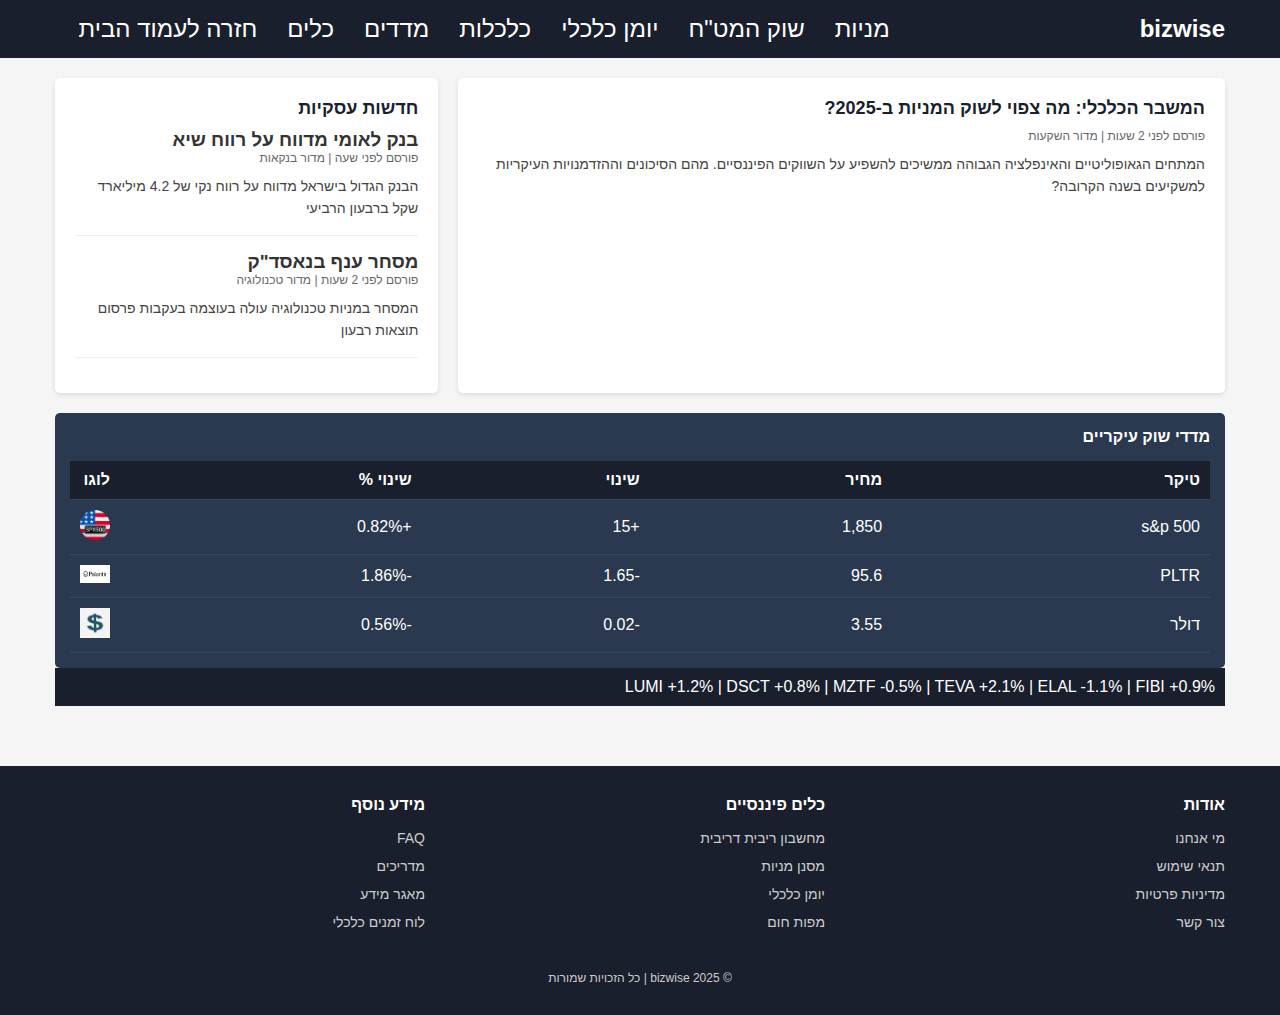
<file: nows page.html>
<!DOCTYPE html>
<html dir="rtl" lang="he">
<head>
    <meta charset="UTF-8">
    <meta name="viewport" content="width=device-width, initial-scale=1.0">
    <title>חדשות פיננסיות - bizwise ישראל</title>
    <style>
        * {
            margin: 0;
            padding: 0;
            box-sizing: border-box;
            font-family: Arial, sans-serif;
        }

        body {
            background-color: #f5f5f5;
            color: #333;
        }

        header {
            background-color: #1a1f2e;
            color: white;
            padding: 15px 0;
        }

        .container {
            width: 100%;
            max-width: 1200px;
            margin: 0 auto;
            padding: 0 15px;
        }

        .header-top {
            display: flex;
            gap: 250px;
        }

        .logo {
            font-size: 24px;
            font-weight: bold;
            color: white;
        }

        .nav {
            display: flex;
            list-style: none;
            gap: 30px;
            text-align: center;
        }

        .nav li {
            margin-left: 20px;
        }

        .nav a {
            color: white;
            text-decoration: none;
            font-size: 24px;
        }

        .nav a:hover {
            text-decoration: underline;
        }

        .main {
            padding: 20px 0;
        }

        .news-grid {
            display: grid;
            grid-template-columns: 2fr 1fr;
            gap: 20px;
        }

        .main-news {
            background-color: white;
            border-radius: 5px;
            box-shadow: 0 2px 5px rgba(0,0,0,0.1);
            padding: 20px;
        }

        .news-list {
            background-color: white;
            border-radius: 5px;
            box-shadow: 0 2px 5px rgba(0,0,0,0.1);
            padding: 20px;
        }

        .news-item {
            margin-bottom: 15px;
            padding-bottom: 15px;
            border-bottom: 1px solid #eee;
        }

        .news-title {
            color: #1a1f2e;
            font-size: 18px;
            font-weight: bold;
            margin-bottom: 10px;
        }

        .news-meta {
            color: #666;
            font-size: 12px;
            margin-bottom: 10px;
        }

        .news-excerpt {
            color: #444;
            font-size: 14px;
            line-height: 1.6;
        }

        .market-data {
            background-color: #2a394f;
            color: white;
            padding: 15px;
            border-radius: 5px;
            margin-top: 20px;
        }

        .market-data h3 {
            margin-bottom: 15px;
            font-size: 16px;
        }

        .market-table {
            width: 100%;
            border-collapse: collapse;
        }

        .market-table th, .market-table td {
            padding: 10px;
            text-align: right;
            border-bottom: 1px solid #37475a;
        }

        .market-table th {
            background-color: #1a1f2e;
            color: white;
            font-weight: bold;
        }

        .market-table tr:hover {
            background-color: #2a394f;
        }

        .stock-ticker {
            background-color: #1a1f2e;
            color: white;
            padding: 10px;
            overflow: hidden;
        }

        .ticker-content {
            display: inline-block;
            white-space: nowrap;
            animation: ticker 20s linear infinite;
        }

        @keyframes ticker {
            0% { transform: translateX(100%); }
            100% { transform: translateX(-100%); }
        }

        .footer {
            background-color: #1a1f2e;
            color: white;
            padding: 30px 0;
            margin-top: 40px;
        }

        .footer-grid {
            display: grid;
            grid-template-columns: repeat(auto-fit, minmax(200px, 1fr));
            gap: 30px;
        }

        .footer-section h3 {
            margin-bottom: 15px;
            font-size: 16px;
        }

        .footer-links {
            list-style: none;
        }

        .footer-links li {
            margin-bottom: 10px;
        }

        .footer-links a {
            color: #ccc;
            text-decoration: none;
            font-size: 14px;
        }

        .footer-links a:hover {
            color: white;
        }

        .copyright {
            text-align: center;
            padding-top: 30px;
            color: #ccc;
            font-size: 12px;
        }
        .spy-logo{
            width: 30px;
        }
        .pltr-logo{
            width: 30px;
        }
        .dolar-logo{
            width: 30px;
        }
    </style>
</head>
<body>
    <header>
        <div class="container">
            <div class="header-top">
                <div class="logo">bizwise </div>
                <ul class="nav">
                    <a href="#">מניות</a>
                    <a href="forex page.html">שוק המט"ח</a>
                    <a href="Economic diary.html">יומן כלכלי</a>
                    <a href="GDP page.html">כלכלות</a>
                    <a href="index page.html">מדדים</a>
                    <a href="tolls psge.html">כלים</a>
                    <a href="home page.html">חזרה לעמוד הבית</a>
                </ul>
            </div>
        </div>
    </header>

    <main class="main">
        <div class="container">
            <div class="news-grid">
                <div class="main-news">
                    <h1 class="news-title">המשבר הכלכלי: מה צפוי לשוק המניות ב-2025?</h1>
                    <div class="news-meta">פורסם לפני 2 שעות | מדור השקעות</div>
                    <div class="news-excerpt">
                        המתחים הגאופוליטיים והאינפלציה הגבוהה ממשיכים להשפיע על השווקים הפיננסיים. מהם הסיכונים וההזדמנויות העיקריות למשקיעים בשנה הקרובה?
                    </div>
                </div>

                <div class="news-list">
                    <h2 class="news-title">חדשות עסקיות</h2>
                    <div class="news-item">
                        <h3>בנק לאומי מדווח על רווח שיא</h3>
                        <div class="news-meta">פורסם לפני שעה | מדור בנקאות</div>
                        <div class="news-excerpt">הבנק הגדול בישראל מדווח על רווח נקי של 4.2 מיליארד שקל ברבעון הרביעי</div>
                    </div>
                    <div class="news-item">
                        <h3>מסחר ענף בנאסד"ק</h3>
                        <div class="news-meta">פורסם לפני 2 שעות | מדור טכנולוגיה</div>
                        <div class="news-excerpt">המסחר במניות טכנולוגיה עולה בעוצמה בעקבות פרסום תוצאות רבעון</div>
                    </div>
                </div>
            </div>

            <div class="market-data">
                <h3>מדדי שוק עיקריים</h3>
                <table class="market-table">
                    <tr>
                        <th>טיקר</th>
                        <th>מחיר</th>
                        <th>שינוי</th>
                        <th>שינוי %</th>
                        <th>לוגו</th>
                    </tr>
                    <tr>
                        <td>s&p 500 </td>
                        <td>1,850</td>
                        <td>+15</td>
                        <td>+0.82%</td>
                        <td><img src="spy.png" alt="" class="spy-logo"></td>
                    </tr>
                    <tr>
                        <td>PLTR </td>
                        <td>95.6 </td>
                        <td>-1.65</td>
                        <td>-1.86%</td>
                        <td><img src="pltr.png" alt="" class="pltr-logo"></td>
                    </tr>
                    <tr>
                        <td>דולר</td>
                        <td>3.55</td>
                        <td>-0.02</td>
                        <td>-0.56%</td>
                        <td class="dolar-logo"><img src="dolar.png" alt="" class="dolar-logo"></td>
                    </tr>

                </table>
            </div>

            <div class="stock-ticker">
                <div class="ticker-content">
                    LUMI +1.2% | DSCT +0.8% | MZTF -0.5% | TEVA +2.1% | ELAL -1.1% | FIBI +0.9%
                </div>
            </div>
        </div>
    </main>

    <footer class="footer">
        <div class="container">
            <div class="footer-grid">
                <div class="footer-section">
                    <h3>אודות</h3>
                    <ul class="footer-links">
                        <li><a href="#">מי אנחנו</a></li>
                        <li><a href="#">תנאי שימוש</a></li>
                        <li><a href="#">מדיניות פרטיות</a></li>
                        <li><a href="#">צור קשר</a></li>
                    </ul>
                </div>
                <div class="footer-section">
                    <h3>כלים פיננסיים</h3>
                    <ul class="footer-links">
                        <li><a href="#">מחשבון ריבית דריבית</a></li>
                        <li><a href="#">מסנן מניות</a></li>
                        <li><a href="#">יומן כלכלי</a></li>
                        <li><a href="#">מפות חום</a></li>
                    </ul>
                </div>
                <div class="footer-section">
                    <h3>מידע נוסף</h3>
                    <ul class="footer-links">
                        <li><a href="#">FAQ</a></li>
                        <li><a href="#">מדריכים</a></li>
                        <li><a href="#">מאגר מידע</a></li>
                        <li><a href="#">לוח זמנים כלכלי</a></li>
                    </ul>
                </div>
            </div>
            <div class="copyright">
                © 2025 bizwise  | כל הזכויות שמורות
            </div>
        </div>
    </footer>
</body>
</html>
</file>
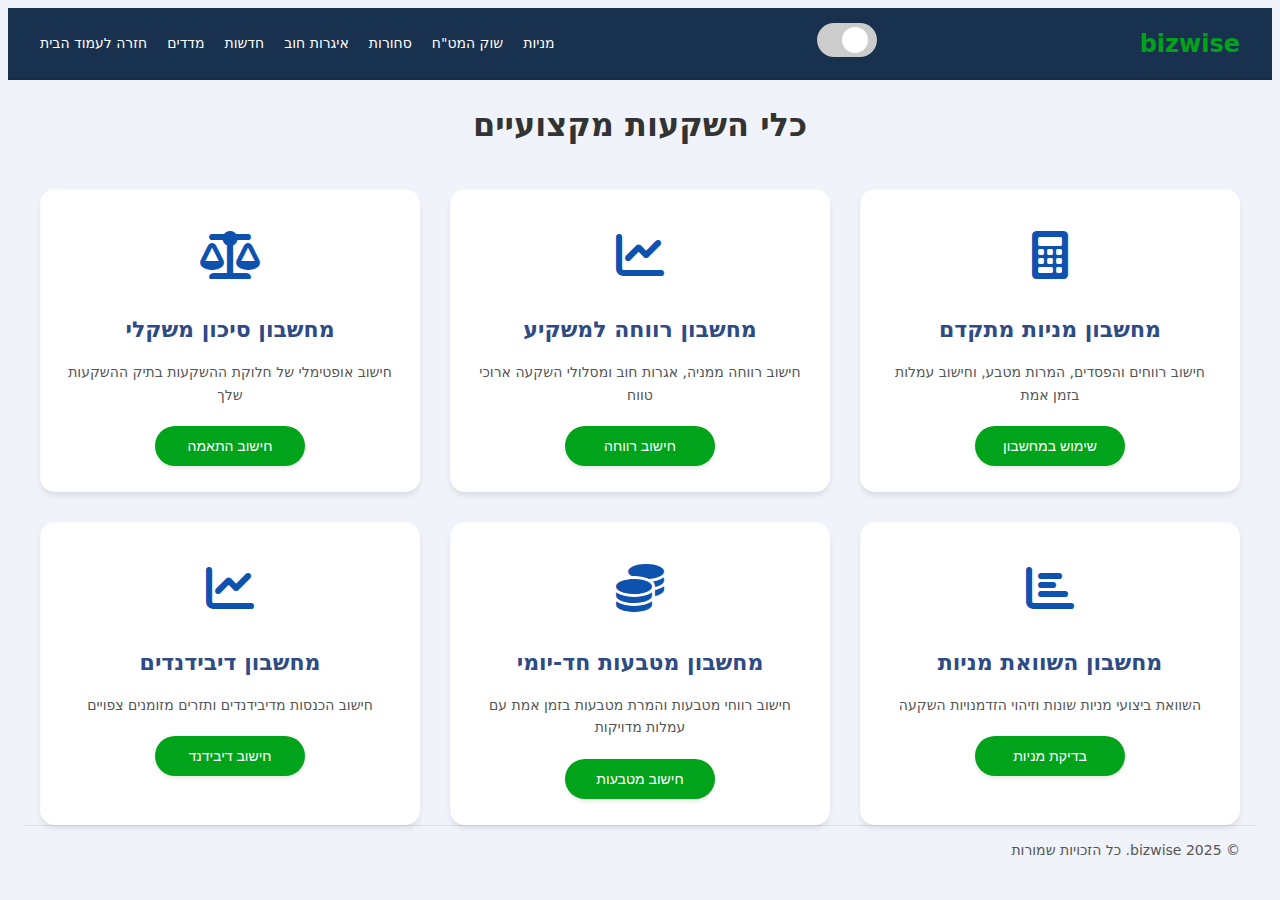
<file: tolls psge.html>
<!DOCTYPE html>
<html lang="he" dir="rtl">
<head>
    <meta charset="UTF-8">
    <meta name="viewport" content="width=device-width, initial-scale=1.0">
    <title>כלים - פלטפורמת השקעות</title>
    <link rel="stylesheet" href="https://cdnjs.cloudflare.com/ajax/libs/font-awesome/6.0.0/css/all.min.css">
    <style>
        :root {
            --primary: #2e4b85;
            --secondary: #0e52af;
            --accent: #00a31a;
            --light-gray: #f0f3fa;
            --medium-gray: #e0e4e9;
            --dark-gray: #555;
            --header-color: #18314f;
            --text-color: #333;
            --border-color: #ddd;
            --card-bg: #ffffff;
            --card-shadow: 0 4px 6px -1px rgba(0, 0, 0, 0.1);
        }

        body {
            background-color: var(--light-gray);
            color: var(--text-color);
            line-height: 1.5;
            direction: rtl;
            font-family: system-ui, -apple-system, sans-serif;
        }

        .container {
            max-width: 1200px;
            margin: 0 auto;
            padding: 0 15px;
        }

        header {
            background-color: var(--header-color);
            color: white;
            border-bottom: 1px solid #142c49;
            position: sticky;
            top: 0;
            z-index: 100;
        }

        .navbar {
            display: flex;
            justify-content: space-between;
            align-items: center;
            padding: 15px 0;
        }

        .logo {
            font-size: 24px;
            font-weight: 700;
            color: white;
            text-decoration: none;
            display: flex;
            align-items: center;
        }

        .logo span {
            color: var(--accent);
        }

        .nav-links {
            display: flex;
            gap: 20px;
        }

        .nav-links a {
            text-decoration: none;
            color: white;
            font-weight: 500;
            font-size: 14px;
            transition: color 0.3s;
            padding: 5px 0;
        }

        .tools-container {
            display: grid;
            grid-template-columns: repeat(auto-fit, minmax(300px, 1fr));
            gap: 30px;
            margin-top: 40px;
        }

        .tool-card {
            background: linear-gradient(to bottom right, #ffffff 50%, #f8fafc 50%);
            background-size: 200% 200%;
            border-radius: 15px;
            padding: 25px;
            box-shadow: var(--card-shadow);
            transition: transform 0.3s, background-position 0.3s, box-shadow 0.3s;
            position: relative;
            overflow: hidden;
            border: 1px solid rgba(255, 255, 255, 0.1);
        }

        .tool-card:hover {
            transform: translateY(-8px);
            background-position: 100% 100%;
            box-shadow: 0 12px 24px -4px rgba(0, 0, 0, 0.15);
        }

        .tool-card::before {
            content: '';
            position: absolute;
            bottom: 0;
            left: 0;
            width: 100%;
            height: 4px;
            background: linear-gradient(to right, var(--accent), transparent);
            opacity: 0;
            transition: opacity 0.3s;
        }

        .tool-card:hover::before {
            opacity: 1;
        }

        .tool-icon {
            font-size: 48px;
            margin-bottom: 20px;
            display: flex;
            justify-content: center;
            align-items: center;
            height: 80px;
            color: var(--secondary);
        }

        .tool-title {
            font-size: 22px;
            font-weight: 600;
            color: var(--primary);
            text-align: center;
            margin-bottom: 15px;
            line-height: 1.4;
        }

        .tool-description {
            font-size: 14px;
            color: var(--dark-gray);
            text-align: center;
            margin-bottom: 20px;
            line-height: 1.6;
        }

        .tool-button {
            display: flex;
            justify-content: center;
            margin-top: 15px;
        }

        .btn-primary {
            background-color: var(--accent);
            color: white;
            border: none;
            padding: 12px 28px;
            border-radius: 50px;
            cursor: pointer;
            transition: all 0.3s;
            font-weight: 500;
            font-size: 14px;
            box-shadow: 0 2px 4px 0 rgba(0, 0, 0, 0.1);
            min-width: 150px;
        }

        .btn-primary:hover {
            background-color: #008f17;
            transform: translateY(-2px);
            box-shadow: 0 4px 8px 0 rgba(0, 0, 0, 0.15);
        }

        footer {
            margin-top: 60px;
            padding: 20px 0;
            border-top: 1px solid var(--border-color);
        }

        footer .container {
            display: flex;
            justify-content: center;
            align-items: center;
            gap: 20px;
        }

        footer p {
            color: var(--dark-gray);
            font-size: 14px;
        }

        @media (max-width: 768px) {
            .tools-container {
                grid-template-columns: 1fr;
                gap: 20px;
            }

            .container {
                padding: 0 10px;
            }

            .tool-card {
                padding: 20px;
            }
        }

        @media (max-width: 480px) {
            .nav-links {
                gap: 10px;
                flex-wrap: wrap;
                justify-content: center;
            }

            .logo {
                font-size: 20px;
            }

            .btn-primary {
                padding: 10px 20px;
                font-size: 13px;
                min-width: auto;
            }
        }
    </style>
</head>
<body>
    <header>
        <div class="container">
            <nav class="navbar">
                <a href="#" class="logo">
                    <span>bizwise</span>
                </a>

                  <div class="day-night-continer">
                    <label class="switch">
                        <input id="checkbox1" type="checkbox" />
                        <span class="slider">
                        </span>
                    </label>
                </div>

                <div class="nav-links">
                    <a href="#">מניות</a>
                    <a href="#">שוק המט"ח</a>
                    <a href="#">סחורות</a>
                    <a href="#">איגרות חוב</a>
                    <a href="nows page.html">חדשות</a>
                    <a href="index page.html">מדדים</a>
                    <a href="home page.html">חזרה לעמוד הבית</a>
                </div>
            </nav>
        </div>
    </header>

    <main class="container">
        <section class="tools-section">
            <h1 style="text-align: center;">כלי השקעות מקצועיים</h1>
            <div class="tools-container">
                <article class="tool-card">
                    <div class="tool-icon"><i class="fas fa-calculator"></i></div>
                    <h2 class="tool-title">מחשבון מניות מתקדם</h2>
                    <p class="tool-description">חישוב רווחים והפסדים, המרות מטבע, וחישוב עמלות בזמן אמת</p>
                    <div class="tool-button">
                        <button class="btn-primary">שימוש במחשבון</button>
                    </div>
                </article>

                <article class="tool-card">
                    <div class="tool-icon"><i class="fas fa-chart-line"></i></div>
                    <h2 class="tool-title">מחשבון רווחה למשקיע</h2>
                    <p class="tool-description">חישוב רווחה ממניה, אגרות חוב ומסלולי השקעה ארוכי טווח</p>
                    <div class="tool-button">
                        <button class="btn-primary">חישוב רווחה</button>
                    </div>
                </article>

                <article class="tool-card">
                    <div class="tool-icon"><i class="fas fa-balance-scale"></i></div>
                    <h2 class="tool-title">מחשבון סיכון משקלי</h2>
                    <p class="tool-description">חישוב אופטימלי של חלוקת ההשקעות בתיק ההשקעות שלך</p>
                    <div class="tool-button">
                        <button class="btn-primary">חישוב התאמה</button>
                    </div>
                </article>

                <article class="tool-card">
                    <div class="tool-icon"><i class="fas fa-chart-bar"></i></div>
                    <h2 class="tool-title">מחשבון השוואת מניות</h2>
                    <p class="tool-description">השוואת ביצועי מניות שונות וזיהוי הזדמנויות השקעה</p>
                    <div class="tool-button">
                        <button class="btn-primary">בדיקת מניות</button>
                    </div>
                </article>

                <article class="tool-card">
                    <div class="tool-icon"><i class="fas fa-coins"></i></div>
                    <h2 class="tool-title">מחשבון מטבעות חד-יומי</h2>
                    <p class="tool-description">חישוב רווחי מטבעות והמרת מטבעות בזמן אמת עם עמלות מדויקות</p>
                    <div class="tool-button">
                        <button class="btn-primary">חישוב מטבעות</button>
                    </div>
                </article>

                <article class="tool-card">
                    <div class="tool-icon"><i class="fas fa-chart-line"></i></div>
                    <h2 class="tool-title">מחשבון דיבידנדים</h2>
                    <p class="tool-description">חישוב הכנסות מדיבידנדים ותזרים מזומנים צפויים</p>
                    <div class="tool-button">
                        <button class="btn-primary">חישוב דיבידנד</button>
                    </div>
                </article>
            </div>
        </section>
    </main>

    <footer class="container">
        <div class="footer-content">
            <p>© 2025 bizwise. כל הזכויות שמורות</p>
        </div>
    </footer>
</body>
 <script>
        let checkbox1 = document.getElementById('checkbox1');
        let container = document.querySelector('day-night-container');
        let header = document.querySelector('header');
        let body = document.getElementById('body');

        checkbox1.addEventListener('change', function () {
            if (checkbox1.checked) {
                console.log('Checkbox 1 is checked');
                header.style.backgroundColor = 'black';
                document.body.style.backgroundColor = '#0f083c';
                document.body.style.color = 'white';





            } else {
                console.log('Checkbox 1 is unchecked');
                header.style.backgroundColor = '#18314f';
                document.body.style.backgroundColor = 'white';
                document.body.style.color = 'black';

                ;
            }
        });
    </script>
    <style>
        .switch {
            display: inline-block;
            width: 60px;
            height: 34px;
        }

        .switch input {
            display: none;
        }

        .slider {
            display: block;
            width: 100%;
            height: 100%;
            background-color: #ccc;
            border-radius: 34px;
            transition: background-color 0.4s;
        }

        .slider::before {
            content: "";
            display: inline-block;
            width: 26px;
            height: 26px;
            margin: 4px;
            background-color: white;
            border-radius: 50%;
            transition: transform 0.4s;

            transform: translateX(-5px);
        }

        input:checked+.slider {
            background-color: #2196F3;
        }


        input:checked+.slider::before {
            transform: translateX(-21px);
        }
    </style>
</html>
</file>
